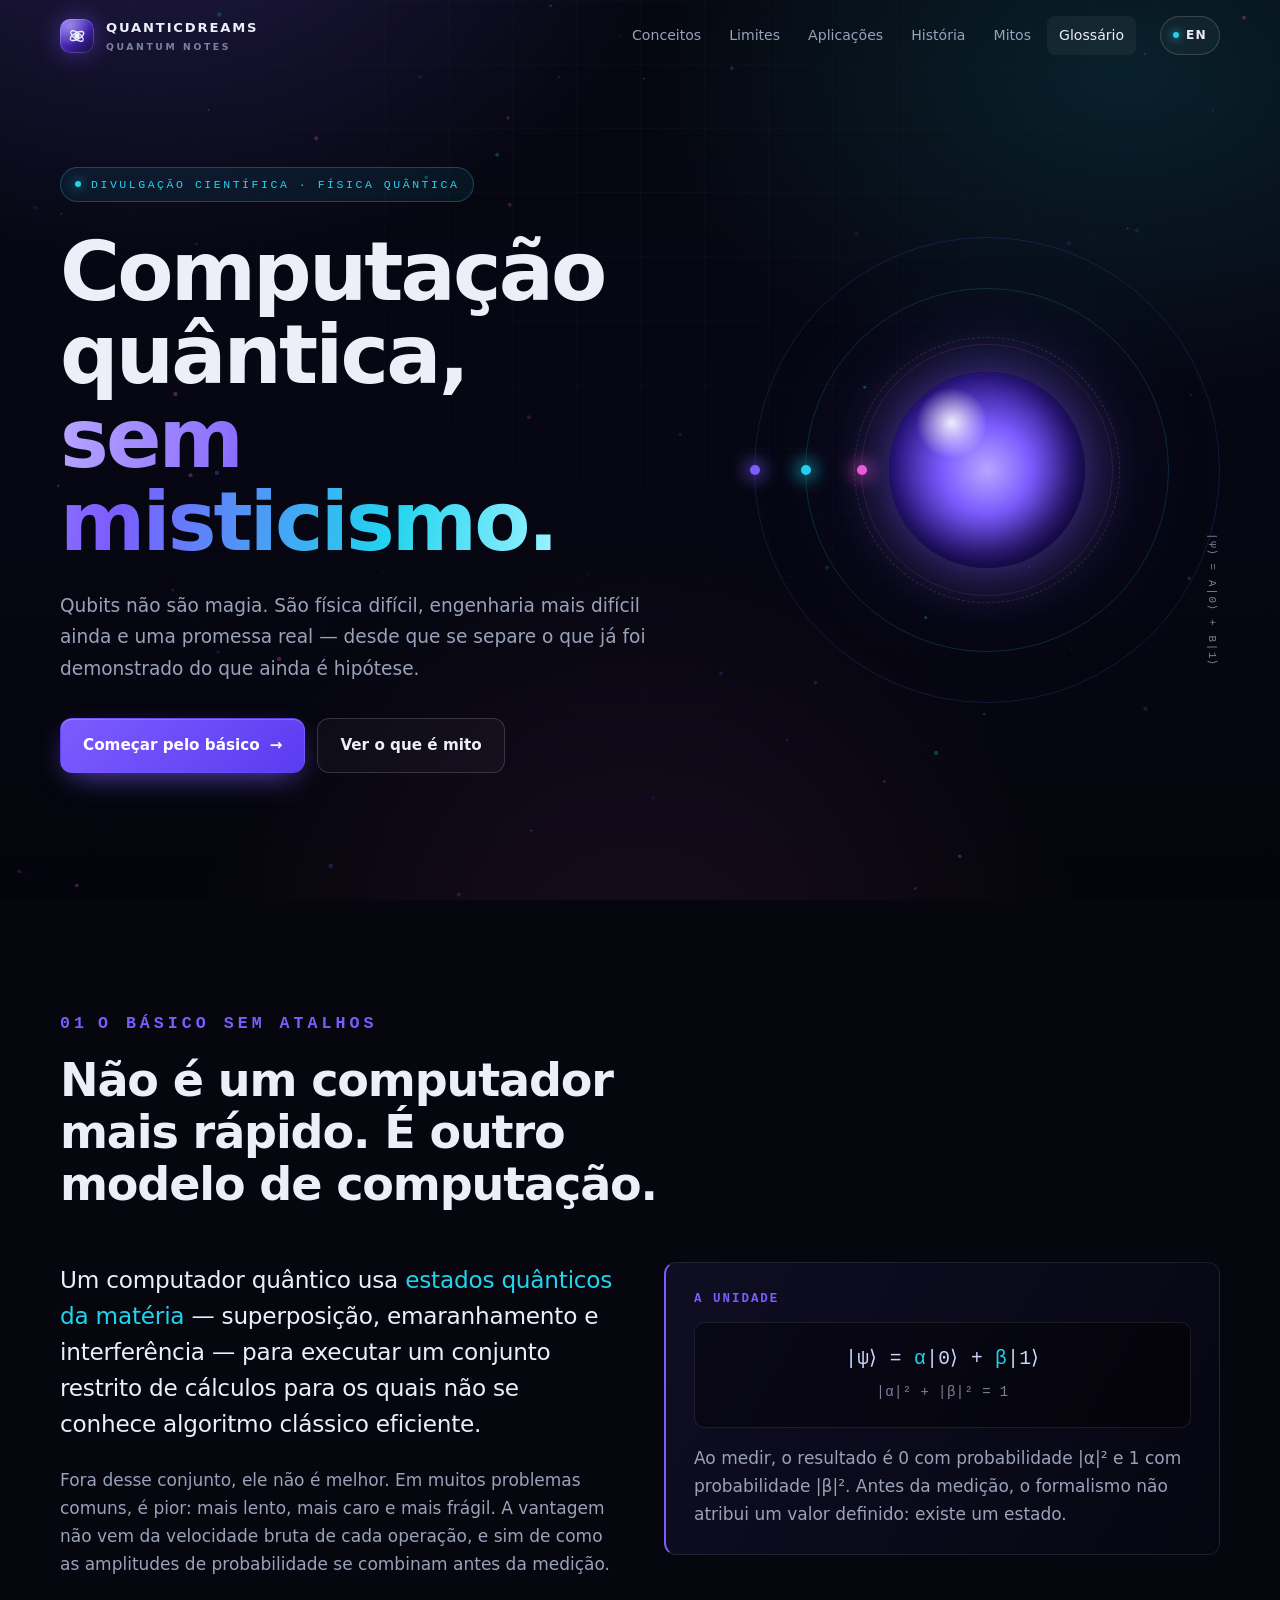
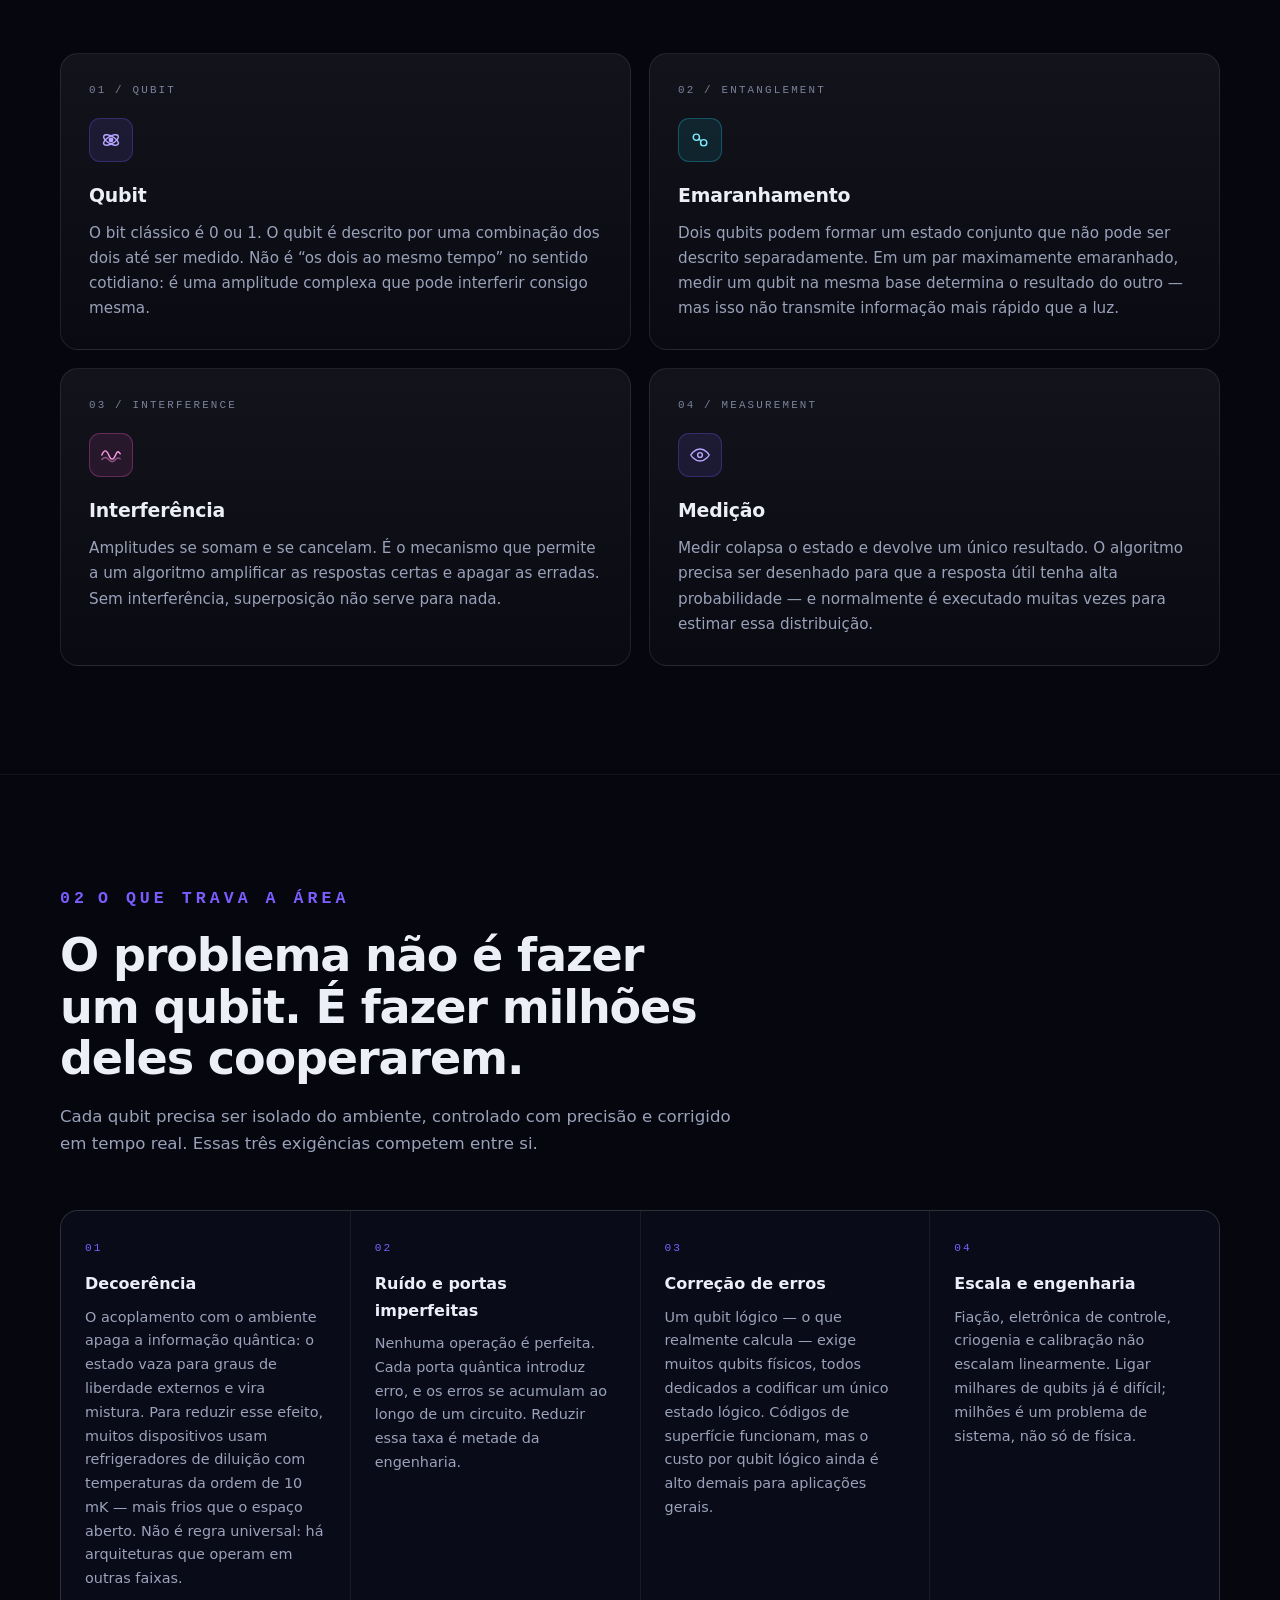
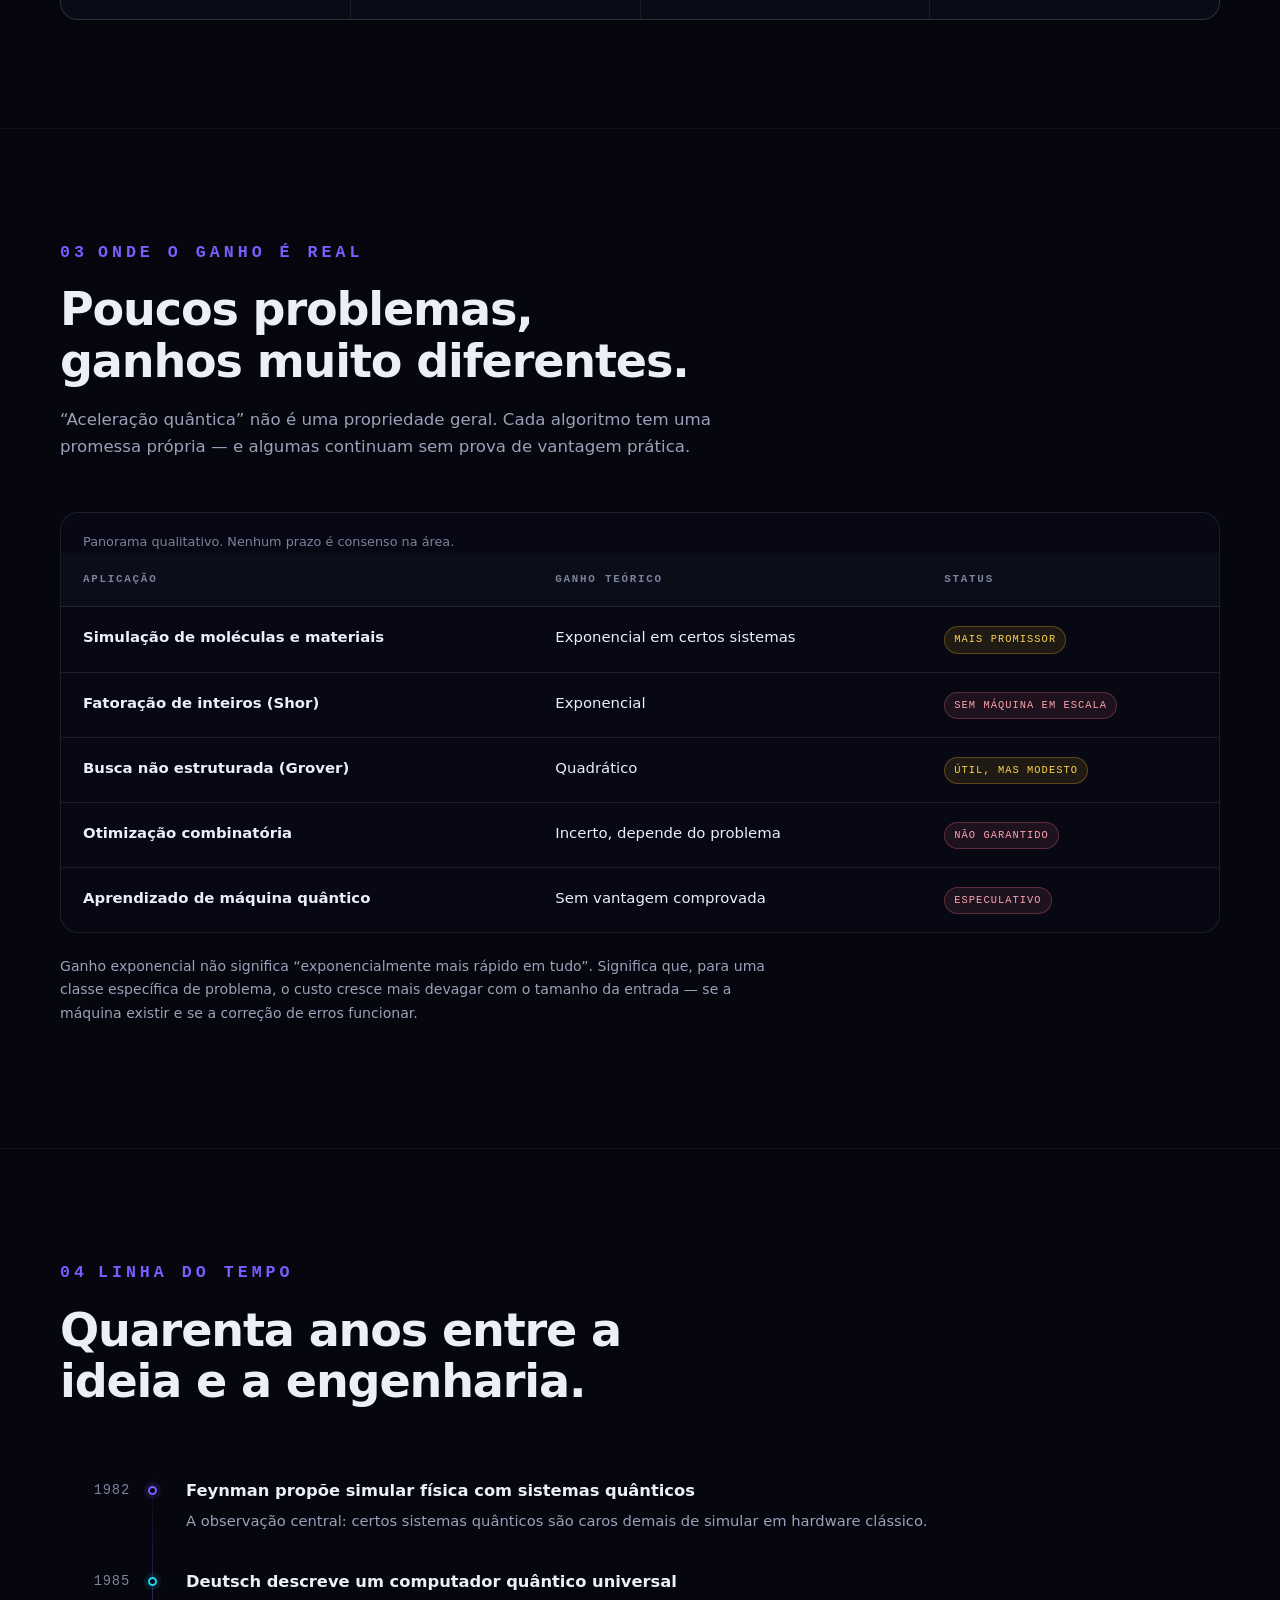
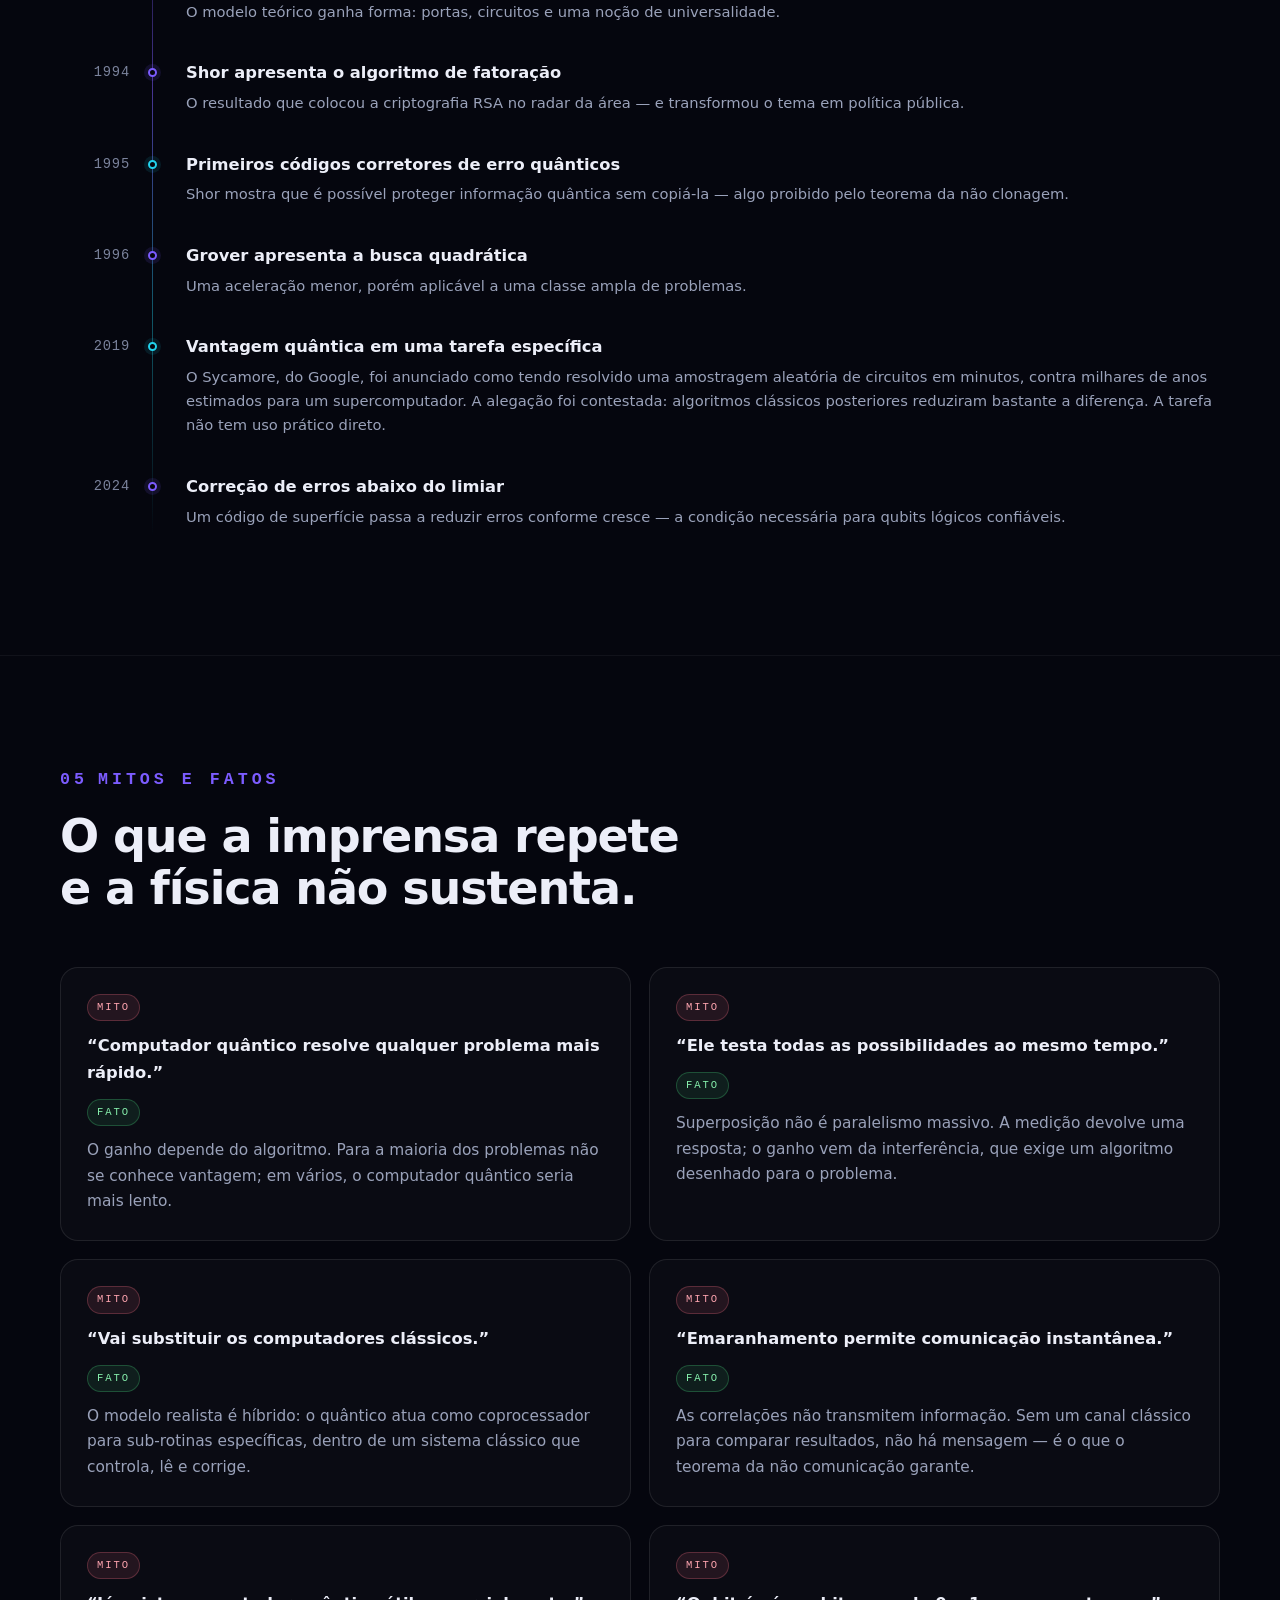
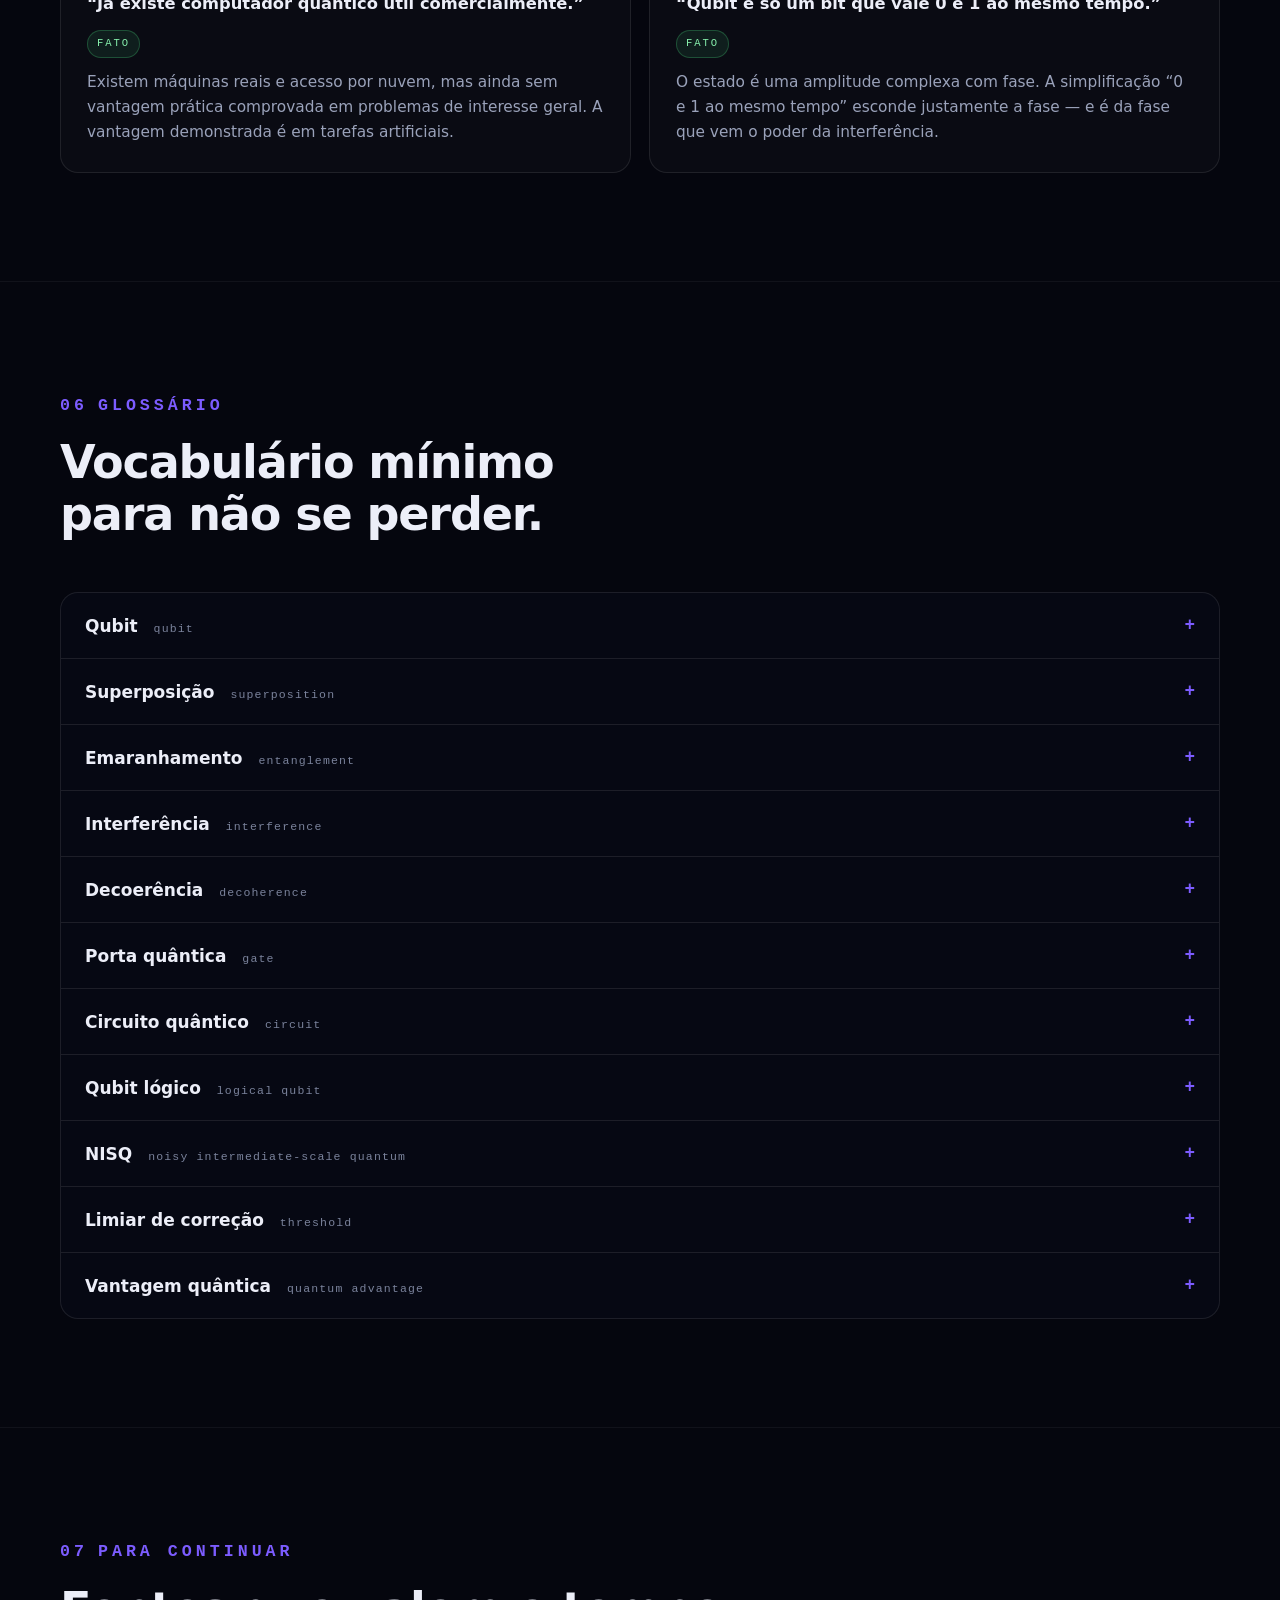
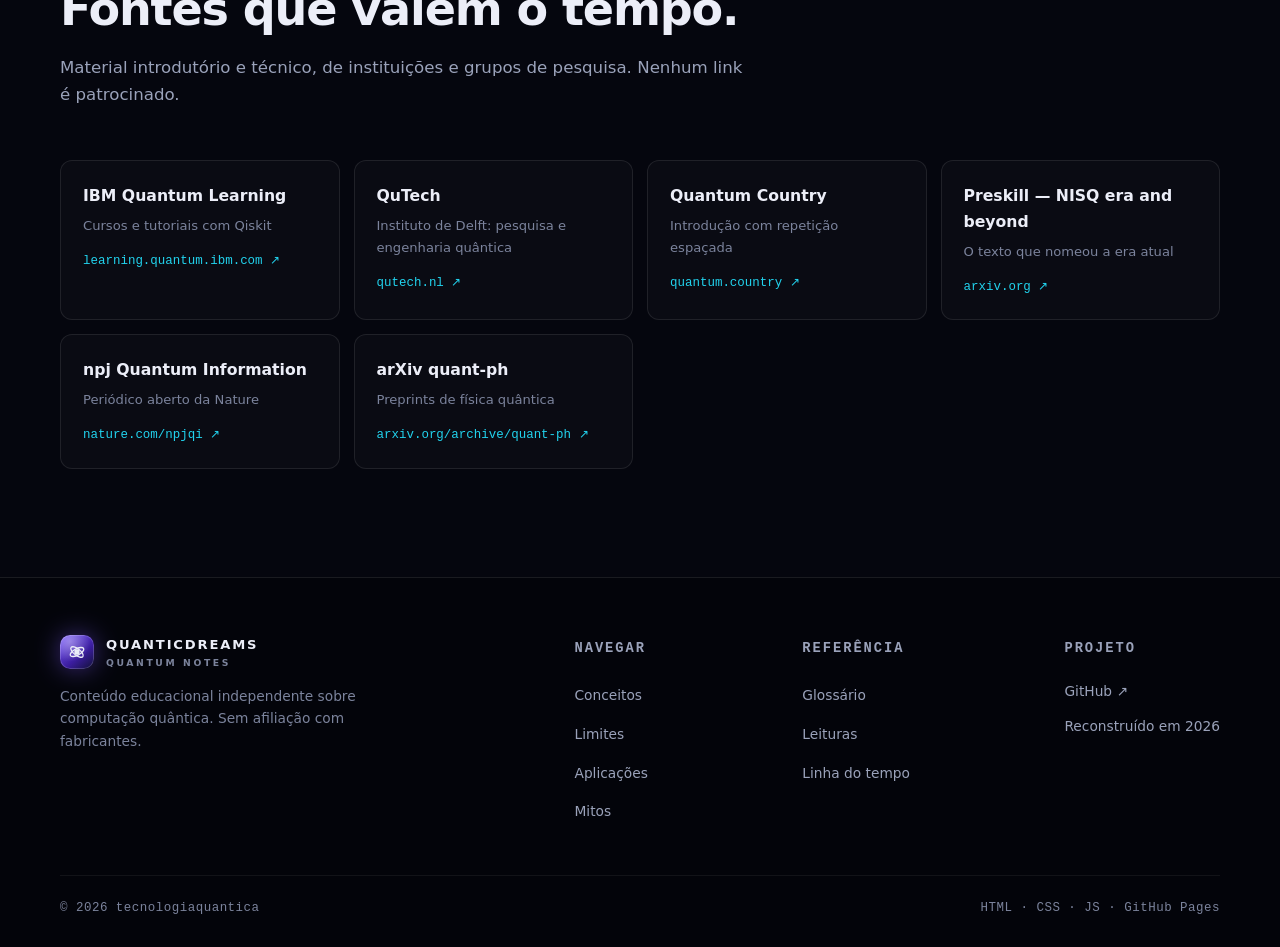
<file: index.html>
<!DOCTYPE html>
<html lang="pt-BR" data-lang="pt" data-title-pt="Computação quântica, sem misticismo — quanticdreams" data-title-en="Quantum computing, without the mysticism — quanticdreams">
<head>
  <meta charset="utf-8">
  <meta name="viewport" content="width=device-width, initial-scale=1">
  <script>document.documentElement.classList.add("js");</script>
  <title>Computação quântica, sem misticismo — quanticdreams</title>
  <meta name="description" content="Guia de divulgação científica sobre computação quântica: qubits, superposição, emaranhamento, limites reais e o que ainda é promessa.">
  <meta name="theme-color" content="#05060e">
  <meta name="color-scheme" content="dark">
  <link rel="canonical" href="https://tecnologiaquantica.github.io/QuanticDreams/">
  <meta property="og:type" content="website">
  <meta property="og:url" content="https://tecnologiaquantica.github.io/QuanticDreams/">
  <meta property="og:title" content="Computação quântica, sem misticismo">
  <meta property="og:description" content="O que é real, o que é promessa e por que qubits não são magia.">
  <meta property="og:image" content="https://tecnologiaquantica.github.io/QuanticDreams/assets/img/og.png">
  <meta property="og:image:width" content="1200">
  <meta property="og:image:height" content="630">
  <meta property="og:image:alt" content="quanticdreams — computação quântica, sem misticismo">
  <meta name="twitter:card" content="summary_large_image">
  <meta name="twitter:title" content="Computação quântica, sem misticismo">
  <meta name="twitter:description" content="O que é real, o que é promessa e por que qubits não são magia.">
  <meta name="twitter:image" content="https://tecnologiaquantica.github.io/QuanticDreams/assets/img/og.png">
  <meta property="og:locale" content="pt_BR">
  <meta property="og:locale:alternate" content="en_US">
  <link rel="icon" href="data:image/svg+xml,%3Csvg xmlns='http://www.w3.org/2000/svg' viewBox='0 0 64 64'%3E%3Cdefs%3E%3ClinearGradient id='g' x1='0' y1='0' x2='1' y2='1'%3E%3Cstop offset='0' stop-color='%237c5cff'/%3E%3Cstop offset='1' stop-color='%2322d3ee'/%3E%3C/linearGradient%3E%3C/defs%3E%3Crect width='64' height='64' rx='16' fill='%2305060e'/%3E%3Ccircle cx='32' cy='32' r='8' fill='url(%23g)'/%3E%3Cellipse cx='32' cy='32' rx='22' ry='9' fill='none' stroke='url(%23g)' stroke-width='2' transform='rotate(-28 32 32)'/%3E%3Cellipse cx='32' cy='32' rx='22' ry='9' fill='none' stroke='%23ffffff' stroke-opacity='.35' stroke-width='1.2' transform='rotate(38 32 32)'/%3E%3C/svg%3E">
  <link rel="stylesheet" href="assets/css/style.css">
  <script src="assets/js/main.js" defer></script>
</head>
<body>

  <a class="skip-link" href="#conteudo">
    <span class="lang-pt">Ir para o conteúdo</span>
    <span class="lang-en">Skip to content</span>
  </a>

  <canvas id="field" aria-hidden="true"></canvas>

  <header class="site-header" id="topo">
    <div class="header-inner">
      <a class="brand" href="#inicio">
        <span class="brand-mark" aria-hidden="true">
          <svg viewBox="0 0 24 24" fill="none" stroke="currentColor" stroke-width="1.6" stroke-linecap="round">
            <circle cx="12" cy="12" r="3.2" fill="currentColor" stroke="none"/>
            <ellipse cx="12" cy="12" rx="9" ry="3.8" transform="rotate(-28 12 12)"/>
            <ellipse cx="12" cy="12" rx="9" ry="3.8" transform="rotate(38 12 12)"/>
          </svg>
        </span>
        <span>quanticdreams<small>quantum notes</small></span>
      </a>

      <nav class="site-nav" id="nav" aria-label="Navegação principal">
        <a href="#conceitos"><span class="lang-pt">Conceitos</span><span class="lang-en">Concepts</span></a>
        <a href="#limites"><span class="lang-pt">Limites</span><span class="lang-en">Limits</span></a>
        <a href="#aplicacoes"><span class="lang-pt">Aplicações</span><span class="lang-en">Applications</span></a>
        <a href="#historia"><span class="lang-pt">História</span><span class="lang-en">History</span></a>
        <a href="#mitos"><span class="lang-pt">Mitos</span><span class="lang-en">Myths</span></a>
        <a href="#glossario"><span class="lang-pt">Glossário</span><span class="lang-en">Glossary</span></a>
      </nav>

      <div class="header-actions">
        <button class="lang-toggle" id="lang-toggle" type="button" aria-label="Mudar idioma para inglês">
          <span class="dot" aria-hidden="true"></span>
          <span id="lang-label">EN</span>
        </button>
        <button class="menu-toggle" id="menu-toggle" type="button" aria-expanded="false" aria-controls="nav" aria-label="Abrir menu">
          <span aria-hidden="true"></span>
        </button>
      </div>
    </div>
  </header>

  <main id="conteudo">

    <!-- ================= HERO ================= -->
    <section class="hero" id="inicio">
      <div class="wrap hero-grid">
        <div class="hero-copy">
          <p class="eyebrow">
            <span class="lang-pt">Divulgação científica · física quântica</span>
            <span class="lang-en">Science communication · quantum physics</span>
          </p>

          <h1>
            <span class="lang-pt">Computação quântica,<br><span class="grad">sem misticismo.</span></span>
            <span class="lang-en">Quantum computing,<br><span class="grad">without the mysticism.</span></span>
          </h1>

          <p class="hero-lead">
            <span class="lang-pt">Qubits não são magia. São física difícil, engenharia mais difícil ainda e uma promessa real — desde que se separe o que já foi demonstrado do que ainda é hipótese.</span>
            <span class="lang-en">Qubits are not magic. They are hard physics, harder engineering, and a real promise — as long as you separate what has been demonstrated from what is still a hypothesis.</span>
          </p>

          <div class="hero-actions">
            <a class="btn btn-primary" href="#conceitos">
              <span class="lang-pt">Começar pelo básico</span>
              <span class="lang-en">Start with the basics</span>
              <span aria-hidden="true">→</span>
            </a>
            <a class="btn btn-ghost" href="#mitos">
              <span class="lang-pt">Ver o que é mito</span>
              <span class="lang-en">See what is a myth</span>
            </a>
          </div>
        </div>

        <div class="hero-visual" aria-hidden="true">
          <div class="orbit"></div>
          <div class="orbit"></div>
          <div class="orbit"></div>
          <div class="core"></div>
          <span class="hero-note">|ψ⟩ = α|0⟩ + β|1⟩</span>
        </div>
      </div>
    </section>

    <!-- ================= CONCEITOS ================= -->
    <section class="section" id="conceitos">
      <div class="wrap">
        <div class="section-head reveal">
          <p class="kicker"><span>01</span> <span class="lang-pt">O básico sem atalhos</span><span class="lang-en">The basics, no shortcuts</span></p>
          <h2>
            <span class="lang-pt">Não é um computador mais rápido. É outro modelo de computação.</span>
            <span class="lang-en">It is not a faster computer. It is another model of computation.</span>
          </h2>
        </div>

        <div class="split">
          <div class="reveal">
            <p class="definition">
              <span class="lang-pt">Um computador quântico usa <em>estados quânticos da matéria</em> — superposição, emaranhamento e interferência — para executar um conjunto restrito de cálculos para os quais não se conhece algoritmo clássico eficiente.</span>
              <span class="lang-en">A quantum computer uses <em>quantum states of matter</em> — superposition, entanglement and interference — to run a narrow set of calculations for which no efficient classical algorithm is known.</span>
            </p>
            <p style="margin-top:24px;">
              <span class="lang-pt">Fora desse conjunto, ele não é melhor. Em muitos problemas comuns, é pior: mais lento, mais caro e mais frágil. A vantagem não vem da velocidade bruta de cada operação, e sim de como as amplitudes de probabilidade se combinam antes da medição.</span>
              <span class="lang-en">Outside that set, it is not better. On many ordinary problems it is worse: slower, costlier and more fragile. The advantage comes not from the raw speed of each operation, but from how probability amplitudes combine before measurement.</span>
            </p>
          </div>

          <div class="reveal">
            <div class="callout">
              <h3><span class="lang-pt">A unidade</span><span class="lang-en">The unit</span></h3>
              <div class="formula" role="math" aria-label="psi equals alpha zero plus beta one">
                |ψ⟩ = <span class="amp">α</span>|0⟩ + <span class="amp">β</span>|1⟩
                <br>
                <span style="font-size:.72em;color:var(--dim);">|α|² + |β|² = 1</span>
              </div>
              <p style="margin-top:16px;">
                <span class="lang-pt">Ao medir, o resultado é 0 com probabilidade |α|² e 1 com probabilidade |β|². Antes da medição, o formalismo não atribui um valor definido: existe um estado.</span>
                <span class="lang-en">On measurement, the result is 0 with probability |α|² and 1 with probability |β|². Before measurement, the formalism assigns no definite value: there is a state.</span>
              </p>
            </div>
          </div>
        </div>

        <div class="cards" style="margin-top:56px;">

          <article class="card card-half reveal">
            <span class="card-index">01 / QUBIT</span>
            <div class="card-icon" aria-hidden="true">
              <svg viewBox="0 0 24 24" fill="none" stroke="currentColor" stroke-width="1.6">
                <circle cx="12" cy="12" r="2.6" fill="currentColor" stroke="none"/>
                <ellipse cx="12" cy="12" rx="9" ry="4" transform="rotate(-30 12 12)"/>
                <ellipse cx="12" cy="12" rx="9" ry="4" transform="rotate(30 12 12)"/>
              </svg>
            </div>
            <h3><span class="lang-pt">Qubit</span><span class="lang-en">Qubit</span></h3>
            <p>
              <span class="lang-pt">O bit clássico é 0 ou 1. O qubit é descrito por uma combinação dos dois até ser medido. Não é “os dois ao mesmo tempo” no sentido cotidiano: é uma amplitude complexa que pode interferir consigo mesma.</span>
              <span class="lang-en">A classical bit is 0 or 1. A qubit is described by a combination of both until it is measured. It is not “both at once” in the everyday sense: it is a complex amplitude that can interfere with itself.</span>
            </p>
          </article>

          <article class="card card-half reveal">
            <span class="card-index">02 / ENTANGLEMENT</span>
            <div class="card-icon cyan" aria-hidden="true">
              <svg viewBox="0 0 24 24" fill="none" stroke="currentColor" stroke-width="1.6">
                <circle cx="8" cy="9" r="3.4"/>
                <circle cx="16" cy="15" r="3.4"/>
                <path d="M10.6 11.4 13.4 12.6"/>
              </svg>
            </div>
            <h3><span class="lang-pt">Emaranhamento</span><span class="lang-en">Entanglement</span></h3>
            <p>
              <span class="lang-pt">Dois qubits podem formar um estado conjunto que não pode ser descrito separadamente. Em um par maximamente emaranhado, medir um qubit na mesma base determina o resultado do outro — mas isso não transmite informação mais rápido que a luz.</span>
              <span class="lang-en">Two qubits can form a joint state that cannot be described separately. In a maximally entangled pair, measuring one qubit in the same basis determines the other's result — but that does not transmit information faster than light.</span>
            </p>
          </article>

          <article class="card card-half reveal">
            <span class="card-index">03 / INTERFERENCE</span>
            <div class="card-icon pink" aria-hidden="true">
              <svg viewBox="0 0 24 24" fill="none" stroke="currentColor" stroke-width="1.6" stroke-linecap="round">
                <path d="M2 12c2.5-6 5-6 7.5 0s5 6 7.5 0 3.5-3 5-1.5"/>
                <path d="M2 17c2.5-3 5-3 7.5 0s5 3 7.5 0 3.5-1.5 5-.8" opacity=".45"/>
              </svg>
            </div>
            <h3><span class="lang-pt">Interferência</span><span class="lang-en">Interference</span></h3>
            <p>
              <span class="lang-pt">Amplitudes se somam e se cancelam. É o mecanismo que permite a um algoritmo amplificar as respostas certas e apagar as erradas. Sem interferência, superposição não serve para nada.</span>
              <span class="lang-en">Amplitudes add and cancel. This is the mechanism that lets an algorithm amplify right answers and erase wrong ones. Without interference, superposition is useless.</span>
            </p>
          </article>

          <article class="card card-half reveal">
            <span class="card-index">04 / MEASUREMENT</span>
            <div class="card-icon" aria-hidden="true">
              <svg viewBox="0 0 24 24" fill="none" stroke="currentColor" stroke-width="1.6" stroke-linecap="round">
                <path d="M2 12s3.6-6.5 10-6.5S22 12 22 12s-3.6 6.5-10 6.5S2 12 2 12Z"/>
                <circle cx="12" cy="12" r="2.6"/>
              </svg>
            </div>
            <h3><span class="lang-pt">Medição</span><span class="lang-en">Measurement</span></h3>
            <p>
              <span class="lang-pt">Medir colapsa o estado e devolve um único resultado. O algoritmo precisa ser desenhado para que a resposta útil tenha alta probabilidade — e normalmente é executado muitas vezes para estimar essa distribuição.</span>
              <span class="lang-en">Measuring collapses the state and returns a single result. The algorithm must be designed so the useful answer has high probability — and it is usually run many times to estimate that distribution.</span>
            </p>
          </article>

        </div>
      </div>
    </section>

    <!-- ================= LIMITES ================= -->
    <section class="section" id="limites">
      <div class="wrap">
        <div class="section-head reveal">
          <p class="kicker"><span>02</span> <span class="lang-pt">O que trava a área</span><span class="lang-en">What holds the field back</span></p>
          <h2>
            <span class="lang-pt">O problema não é fazer um qubit. É fazer milhões deles cooperarem.</span>
            <span class="lang-en">The problem is not making one qubit. It is making millions of them cooperate.</span>
          </h2>
          <p>
            <span class="lang-pt">Cada qubit precisa ser isolado do ambiente, controlado com precisão e corrigido em tempo real. Essas três exigências competem entre si.</span>
            <span class="lang-en">Each qubit must be isolated from the environment, controlled precisely and corrected in real time. These three requirements compete with one another.</span>
          </p>
        </div>

        <div class="difficulties reveal">
          <div class="difficulty">
            <span class="num">01</span>
            <h3><span class="lang-pt">Decoerência</span><span class="lang-en">Decoherence</span></h3>
            <p>
              <span class="lang-pt">O acoplamento com o ambiente apaga a informação quântica: o estado vaza para graus de liberdade externos e vira mistura. Para reduzir esse efeito, muitos dispositivos usam refrigeradores de diluição com temperaturas da ordem de 10 mK — mais frios que o espaço aberto. Não é regra universal: há arquiteturas que operam em outras faixas.</span>
              <span class="lang-en">Coupling to the environment erases quantum information: the state leaks into external degrees of freedom and becomes a mixture. To reduce that effect, many devices use dilution refrigerators at temperatures on the order of 10 mK — colder than open space. This is not universal: some architectures operate in other ranges.</span>
            </p>
          </div>
          <div class="difficulty">
            <span class="num">02</span>
            <h3><span class="lang-pt">Ruído e portas imperfeitas</span><span class="lang-en">Noise and imperfect gates</span></h3>
            <p>
              <span class="lang-pt">Nenhuma operação é perfeita. Cada porta quântica introduz erro, e os erros se acumulam ao longo de um circuito. Reduzir essa taxa é metade da engenharia.</span>
              <span class="lang-en">No operation is perfect. Every quantum gate introduces error, and errors accumulate along a circuit. Lowering that rate is half of the engineering.</span>
            </p>
          </div>
          <div class="difficulty">
            <span class="num">03</span>
            <h3><span class="lang-pt">Correção de erros</span><span class="lang-en">Error correction</span></h3>
            <p>
              <span class="lang-pt">Um qubit lógico — o que realmente calcula — exige muitos qubits físicos, todos dedicados a codificar um único estado lógico. Códigos de superfície funcionam, mas o custo por qubit lógico ainda é alto demais para aplicações gerais.</span>
              <span class="lang-en">One logical qubit — the one that actually computes — requires many physical qubits, all dedicated to encoding a single logical state. Surface codes work, but the cost per logical qubit is still too high for general applications.</span>
            </p>
          </div>
          <div class="difficulty">
            <span class="num">04</span>
            <h3><span class="lang-pt">Escala e engenharia</span><span class="lang-en">Scale and engineering</span></h3>
            <p>
              <span class="lang-pt">Fiação, eletrônica de controle, criogenia e calibração não escalam linearmente. Ligar milhares de qubits já é difícil; milhões é um problema de sistema, não só de física.</span>
              <span class="lang-en">Wiring, control electronics, cryogenics and calibration do not scale linearly. Wiring thousands of qubits is already hard; millions is a systems problem, not only a physics one.</span>
            </p>
          </div>
        </div>
      </div>
    </section>

    <!-- ================= APLICAÇÕES ================= -->
    <section class="section" id="aplicacoes">
      <div class="wrap">
        <div class="section-head reveal">
          <p class="kicker"><span>03</span> <span class="lang-pt">Onde o ganho é real</span><span class="lang-en">Where the gain is real</span></p>
          <h2>
            <span class="lang-pt">Poucos problemas, ganhos muito diferentes.</span>
            <span class="lang-en">Few problems, very different gains.</span>
          </h2>
          <p>
            <span class="lang-pt">“Aceleração quântica” não é uma propriedade geral. Cada algoritmo tem uma promessa própria — e algumas continuam sem prova de vantagem prática.</span>
            <span class="lang-en">“Quantum speedup” is not a general property. Each algorithm carries its own promise — and some still lack proof of practical advantage.</span>
          </p>
        </div>

        <div class="table-wrap reveal">
          <table>
            <caption>
              <span class="lang-pt">Panorama qualitativo. Nenhum prazo é consenso na área.</span>
              <span class="lang-en">Qualitative overview. No timeline is a consensus in the field.</span>
            </caption>
            <thead>
              <tr>
                <th scope="col"><span class="lang-pt">Aplicação</span><span class="lang-en">Application</span></th>
                <th scope="col"><span class="lang-pt">Ganho teórico</span><span class="lang-en">Theoretical gain</span></th>
                <th scope="col"><span class="lang-pt">Status</span><span class="lang-en">Status</span></th>
              </tr>
            </thead>
            <tbody>
              <tr>
                <td><span class="lang-pt">Simulação de moléculas e materiais</span><span class="lang-en">Molecular and materials simulation</span></td>
                <td><span class="lang-pt">Exponencial em certos sistemas</span><span class="lang-en">Exponential on certain systems</span></td>
                <td><span class="tag warn"><span class="lang-pt">Mais promissor</span><span class="lang-en">Most promising</span></span></td>
              </tr>
              <tr>
                <td><span class="lang-pt">Fatoração de inteiros (Shor)</span><span class="lang-en">Integer factoring (Shor)</span></td>
                <td><span class="lang-pt">Exponencial</span><span class="lang-en">Exponential</span></td>
                <td><span class="tag no"><span class="lang-pt">Sem máquina em escala</span><span class="lang-en">No machine at scale</span></span></td>
              </tr>
              <tr>
                <td><span class="lang-pt">Busca não estruturada (Grover)</span><span class="lang-en">Unstructured search (Grover)</span></td>
                <td><span class="lang-pt">Quadrático</span><span class="lang-en">Quadratic</span></td>
                <td><span class="tag warn"><span class="lang-pt">Útil, mas modesto</span><span class="lang-en">Useful, but modest</span></span></td>
              </tr>
              <tr>
                <td><span class="lang-pt">Otimização combinatória</span><span class="lang-en">Combinatorial optimization</span></td>
                <td><span class="lang-pt">Incerto, depende do problema</span><span class="lang-en">Uncertain, problem-dependent</span></td>
                <td><span class="tag no"><span class="lang-pt">Não garantido</span><span class="lang-en">Not guaranteed</span></span></td>
              </tr>
              <tr>
                <td><span class="lang-pt">Aprendizado de máquina quântico</span><span class="lang-en">Quantum machine learning</span></td>
                <td><span class="lang-pt">Sem vantagem comprovada</span><span class="lang-en">No proven advantage</span></td>
                <td><span class="tag no"><span class="lang-pt">Especulativo</span><span class="lang-en">Speculative</span></span></td>
              </tr>
            </tbody>
          </table>
        </div>

        <p class="reveal" style="margin-top:22px;font-size:.88rem;max-width:80ch;">
          <span class="lang-pt">Ganho exponencial não significa “exponencialmente mais rápido em tudo”. Significa que, para uma classe específica de problema, o custo cresce mais devagar com o tamanho da entrada — se a máquina existir e se a correção de erros funcionar.</span>
          <span class="lang-en">Exponential gain does not mean “exponentially faster at everything”. It means that, for a specific class of problem, cost grows more slowly with input size — if the machine exists and if error correction works.</span>
        </p>
      </div>
    </section>

    <!-- ================= HISTÓRIA ================= -->
    <section class="section" id="historia">
      <div class="wrap">
        <div class="section-head reveal">
          <p class="kicker"><span>04</span> <span class="lang-pt">Linha do tempo</span><span class="lang-en">Timeline</span></p>
          <h2>
            <span class="lang-pt">Quarenta anos entre a ideia e a engenharia.</span>
            <span class="lang-en">Forty years between the idea and the engineering.</span>
          </h2>
        </div>

        <div class="timeline reveal">
          <div class="tl-item">
            <div class="tl-year">1982</div>
            <div class="tl-body">
              <h3><span class="lang-pt">Feynman propõe simular física com sistemas quânticos</span><span class="lang-en">Feynman proposes simulating physics with quantum systems</span></h3>
              <p><span class="lang-pt">A observação central: certos sistemas quânticos são caros demais de simular em hardware clássico.</span><span class="lang-en">The central observation: certain quantum systems are too expensive to simulate on classical hardware.</span></p>
            </div>
          </div>
          <div class="tl-item">
            <div class="tl-year">1985</div>
            <div class="tl-body">
              <h3><span class="lang-pt">Deutsch descreve um computador quântico universal</span><span class="lang-en">Deutsch describes a universal quantum computer</span></h3>
              <p><span class="lang-pt">O modelo teórico ganha forma: portas, circuitos e uma noção de universalidade.</span><span class="lang-en">The theoretical model takes shape: gates, circuits and a notion of universality.</span></p>
            </div>
          </div>
          <div class="tl-item">
            <div class="tl-year">1994</div>
            <div class="tl-body">
              <h3><span class="lang-pt">Shor apresenta o algoritmo de fatoração</span><span class="lang-en">Shor presents the factoring algorithm</span></h3>
              <p><span class="lang-pt">O resultado que colocou a criptografia RSA no radar da área — e transformou o tema em política pública.</span><span class="lang-en">The result that put RSA encryption on the field's radar — and turned the topic into public policy.</span></p>
            </div>
          </div>
          <div class="tl-item">
            <div class="tl-year">1995</div>
            <div class="tl-body">
              <h3><span class="lang-pt">Primeiros códigos corretores de erro quânticos</span><span class="lang-en">First quantum error-correcting codes</span></h3>
              <p><span class="lang-pt">Shor mostra que é possível proteger informação quântica sem copiá-la — algo proibido pelo teorema da não clonagem.</span><span class="lang-en">Shor shows that quantum information can be protected without copying it — something forbidden by the no-cloning theorem.</span></p>
            </div>
          </div>
          <div class="tl-item">
            <div class="tl-year">1996</div>
            <div class="tl-body">
              <h3><span class="lang-pt">Grover apresenta a busca quadrática</span><span class="lang-en">Grover presents quadratic search</span></h3>
              <p><span class="lang-pt">Uma aceleração menor, porém aplicável a uma classe ampla de problemas.</span><span class="lang-en">A smaller speedup, but applicable to a broad class of problems.</span></p>
            </div>
          </div>
          <div class="tl-item">
            <div class="tl-year">2019</div>
            <div class="tl-body">
              <h3><span class="lang-pt">Vantagem quântica em uma tarefa específica</span><span class="lang-en">Quantum advantage on a specific task</span></h3>
              <p><span class="lang-pt">O Sycamore, do Google, foi anunciado como tendo resolvido uma amostragem aleatória de circuitos em minutos, contra milhares de anos estimados para um supercomputador. A alegação foi contestada: algoritmos clássicos posteriores reduziram bastante a diferença. A tarefa não tem uso prático direto.</span><span class="lang-en">Google's Sycamore was announced as solving random circuit sampling in minutes, versus an estimated thousands of years on a supercomputer. The claim was contested: later classical algorithms narrowed the gap substantially. The task has no direct practical use.</span></p>
            </div>
          </div>
          <div class="tl-item">
            <div class="tl-year">2024</div>
            <div class="tl-body">
              <h3><span class="lang-pt">Correção de erros abaixo do limiar</span><span class="lang-en">Error correction below threshold</span></h3>
              <p><span class="lang-pt">Um código de superfície passa a reduzir erros conforme cresce — a condição necessária para qubits lógicos confiáveis.</span><span class="lang-en">A surface code starts reducing errors as it grows — the necessary condition for reliable logical qubits.</span></p>
            </div>
          </div>
        </div>
      </div>
    </section>

    <!-- ================= MITOS ================= -->
    <section class="section" id="mitos">
      <div class="wrap">
        <div class="section-head reveal">
          <p class="kicker"><span>05</span> <span class="lang-pt">Mitos e fatos</span><span class="lang-en">Myths and facts</span></p>
          <h2>
            <span class="lang-pt">O que a imprensa repete e a física não sustenta.</span>
            <span class="lang-en">What the press repeats and physics does not support.</span>
          </h2>
        </div>

        <div class="cards">
          <div class="card card-half myth reveal">
            <span class="myth-label mito"><span class="lang-pt">Mito</span><span class="lang-en">Myth</span></span>
            <p class="claim"><span class="lang-pt">“Computador quântico resolve qualquer problema mais rápido.”</span><span class="lang-en">“A quantum computer solves any problem faster.”</span></p>
            <span class="myth-label fato"><span class="lang-pt">Fato</span><span class="lang-en">Fact</span></span>
            <p><span class="lang-pt">O ganho depende do algoritmo. Para a maioria dos problemas não se conhece vantagem; em vários, o computador quântico seria mais lento.</span><span class="lang-en">The gain depends on the algorithm. For most problems no advantage is known; on several, a quantum computer would be slower.</span></p>
          </div>

          <div class="card card-half myth reveal">
            <span class="myth-label mito"><span class="lang-pt">Mito</span><span class="lang-en">Myth</span></span>
            <p class="claim"><span class="lang-pt">“Ele testa todas as possibilidades ao mesmo tempo.”</span><span class="lang-en">“It tries all possibilities at once.”</span></p>
            <span class="myth-label fato"><span class="lang-pt">Fato</span><span class="lang-en">Fact</span></span>
            <p><span class="lang-pt">Superposição não é paralelismo massivo. A medição devolve uma resposta; o ganho vem da interferência, que exige um algoritmo desenhado para o problema.</span><span class="lang-en">Superposition is not massive parallelism. Measurement returns one answer; the gain comes from interference, which requires an algorithm designed for the problem.</span></p>
          </div>

          <div class="card card-half myth reveal">
            <span class="myth-label mito"><span class="lang-pt">Mito</span><span class="lang-en">Myth</span></span>
            <p class="claim"><span class="lang-pt">“Vai substituir os computadores clássicos.”</span><span class="lang-en">“It will replace classical computers.”</span></p>
            <span class="myth-label fato"><span class="lang-pt">Fato</span><span class="lang-en">Fact</span></span>
            <p><span class="lang-pt">O modelo realista é híbrido: o quântico atua como coprocessador para sub-rotinas específicas, dentro de um sistema clássico que controla, lê e corrige.</span><span class="lang-en">The realistic model is hybrid: the quantum device acts as a coprocessor for specific subroutines, inside a classical system that controls, reads and corrects.</span></p>
          </div>

          <div class="card card-half myth reveal">
            <span class="myth-label mito"><span class="lang-pt">Mito</span><span class="lang-en">Myth</span></span>
            <p class="claim"><span class="lang-pt">“Emaranhamento permite comunicação instantânea.”</span><span class="lang-en">“Entanglement allows instant communication.”</span></p>
            <span class="myth-label fato"><span class="lang-pt">Fato</span><span class="lang-en">Fact</span></span>
            <p><span class="lang-pt">As correlações não transmitem informação. Sem um canal clássico para comparar resultados, não há mensagem — é o que o teorema da não comunicação garante.</span><span class="lang-en">Correlations do not transmit information. Without a classical channel to compare results, there is no message — as the no-communication theorem guarantees.</span></p>
          </div>

          <div class="card card-half myth reveal">
            <span class="myth-label mito"><span class="lang-pt">Mito</span><span class="lang-en">Myth</span></span>
            <p class="claim"><span class="lang-pt">“Já existe computador quântico útil comercialmente.”</span><span class="lang-en">“A commercially useful quantum computer already exists.”</span></p>
            <span class="myth-label fato"><span class="lang-pt">Fato</span><span class="lang-en">Fact</span></span>
            <p><span class="lang-pt">Existem máquinas reais e acesso por nuvem, mas ainda sem vantagem prática comprovada em problemas de interesse geral. A vantagem demonstrada é em tarefas artificiais.</span><span class="lang-en">Real machines and cloud access exist, but still without proven practical advantage on problems of general interest. Demonstrated advantage is on artificial tasks.</span></p>
          </div>

          <div class="card card-half myth reveal">
            <span class="myth-label mito"><span class="lang-pt">Mito</span><span class="lang-en">Myth</span></span>
            <p class="claim"><span class="lang-pt">“Qubit é só um bit que vale 0 e 1 ao mesmo tempo.”</span><span class="lang-en">“A qubit is just a bit that is 0 and 1 at the same time.”</span></p>
            <span class="myth-label fato"><span class="lang-pt">Fato</span><span class="lang-en">Fact</span></span>
            <p><span class="lang-pt">O estado é uma amplitude complexa com fase. A simplificação “0 e 1 ao mesmo tempo” esconde justamente a fase — e é da fase que vem o poder da interferência.</span><span class="lang-en">The state is a complex amplitude with a phase. The “0 and 1 at once” simplification hides the phase — and the power of interference comes from phase.</span></p>
          </div>
        </div>
      </div>
    </section>

    <!-- ================= GLOSSÁRIO ================= -->
    <section class="section" id="glossario">
      <div class="wrap">
        <div class="section-head reveal">
          <p class="kicker"><span>06</span> <span class="lang-pt">Glossário</span><span class="lang-en">Glossary</span></p>
          <h2>
            <span class="lang-pt">Vocabulário mínimo para não se perder.</span>
            <span class="lang-en">Minimum vocabulary so you don't get lost.</span>
          </h2>
        </div>

        <div class="glossary reveal">
          <details>
            <summary><span><span class="lang-pt">Qubit</span><span class="lang-en">Qubit</span> <span class="g-term">qubit</span></span></summary>
            <div class="g-body"><p><span class="lang-pt">Unidade básica de informação quântica. Diferente do bit, não armazena um valor definido antes da medição: armazena um estado.</span><span class="lang-en">Basic unit of quantum information. Unlike a bit, it does not store a definite value before measurement: it stores a state.</span></p></div>
          </details>
          <details>
            <summary><span><span class="lang-pt">Superposição</span><span class="lang-en">Superposition</span> <span class="g-term">superposition</span></span></summary>
            <div class="g-body"><p><span class="lang-pt">Combinação linear de estados com amplitudes complexas. Não é “estar em dois lugares”; é descrever probabilidades e fases que interferem.</span><span class="lang-en">Linear combination of states with complex amplitudes. It is not “being in two places”; it describes probabilities and phases that interfere.</span></p></div>
          </details>
          <details>
            <summary><span><span class="lang-pt">Emaranhamento</span><span class="lang-en">Entanglement</span> <span class="g-term">entanglement</span></span></summary>
            <div class="g-body"><p><span class="lang-pt">Correlação quântica entre sistemas que não pode ser explicada por estados individuais. Não permite sinalização mais rápida que a luz.</span><span class="lang-en">Quantum correlation between systems that cannot be explained by individual states. It does not allow faster-than-light signaling.</span></p></div>
          </details>
          <details>
            <summary><span><span class="lang-pt">Interferência</span><span class="lang-en">Interference</span> <span class="g-term">interference</span></span></summary>
            <div class="g-body"><p><span class="lang-pt">Soma e cancelamento de amplitudes. É o recurso computacional que transforma superposição em vantagem algorítmica.</span><span class="lang-en">Addition and cancellation of amplitudes. It is the computational resource that turns superposition into algorithmic advantage.</span></p></div>
          </details>
          <details>
            <summary><span><span class="lang-pt">Decoerência</span><span class="lang-en">Decoherence</span> <span class="g-term">decoherence</span></span></summary>
            <div class="g-body"><p><span class="lang-pt">Perda da informação quântica para o ambiente. É o principal inimigo prático de qualquer dispositivo.</span><span class="lang-en">Loss of quantum information to the environment. It is the main practical enemy of any device.</span></p></div>
          </details>
          <details>
            <summary><span><span class="lang-pt">Porta quântica</span><span class="lang-en">Quantum gate</span> <span class="g-term">gate</span></span></summary>
            <div class="g-body"><p><span class="lang-pt">Operação unitária sobre um ou mais qubits. O análogo quântico das portas lógicas clássicas, mas reversível.</span><span class="lang-en">Unitary operation on one or more qubits. The quantum analogue of classical logic gates, but reversible.</span></p></div>
          </details>
          <details>
            <summary><span><span class="lang-pt">Circuito quântico</span><span class="lang-en">Quantum circuit</span> <span class="g-term">circuit</span></span></summary>
            <div class="g-body"><p><span class="lang-pt">Sequência de portas e medições executada sobre um conjunto de qubits. É o modelo de programação mais comum.</span><span class="lang-en">Sequence of gates and measurements executed on a set of qubits. It is the most common programming model.</span></p></div>
          </details>
          <details>
            <summary><span><span class="lang-pt">Qubit lógico</span><span class="lang-en">Logical qubit</span> <span class="g-term">logical qubit</span></span></summary>
            <div class="g-body"><p><span class="lang-pt">Qubit protegido por correção de erros, construído a partir de muitos qubits físicos. É a unidade que importa para computação confiável.</span><span class="lang-en">Error-corrected qubit built from many physical qubits. It is the unit that matters for reliable computation.</span></p></div>
          </details>
          <details>
            <summary><span><span class="lang-pt">NISQ</span><span class="lang-en">NISQ</span> <span class="g-term">noisy intermediate-scale quantum</span></span></summary>
            <div class="g-body"><p><span class="lang-pt">Era atual: dispositivos com dezenas a alguns milhares de qubits físicos, ruidosos e sem correção de erros completa.</span><span class="lang-en">The current era: devices with tens to a few thousand physical qubits, noisy and without full error correction.</span></p></div>
          </details>
          <details>
            <summary><span><span class="lang-pt">Limiar de correção</span><span class="lang-en">Error threshold</span> <span class="g-term">threshold</span></span></summary>
            <div class="g-body"><p><span class="lang-pt">Taxa de erro abaixo da qual adicionar qubits físicos reduz o erro lógico. Acima dela, corrigir piora o problema.</span><span class="lang-en">Error rate below which adding physical qubits reduces logical error. Above it, correcting makes the problem worse.</span></p></div>
          </details>
          <details>
            <summary><span><span class="lang-pt">Vantagem quântica</span><span class="lang-en">Quantum advantage</span> <span class="g-term">quantum advantage</span></span></summary>
            <div class="g-body"><p><span class="lang-pt">Demonstração de que um dispositivo quântico resolve uma tarefa específica mais rápido que o melhor método clássico conhecido. Não implica utilidade prática.</span><span class="lang-en">Demonstration that a quantum device solves a specific task faster than the best known classical method. It does not imply practical usefulness.</span></p></div>
          </details>
        </div>
      </div>
    </section>

    <!-- ================= LEITURAS ================= -->
    <section class="section" id="leituras">
      <div class="wrap">
        <div class="section-head reveal">
          <p class="kicker"><span>07</span> <span class="lang-pt">Para continuar</span><span class="lang-en">Keep going</span></p>
          <h2>
            <span class="lang-pt">Fontes que valem o tempo.</span>
            <span class="lang-en">Sources worth your time.</span>
          </h2>
          <p>
            <span class="lang-pt">Material introdutório e técnico, de instituições e grupos de pesquisa. Nenhum link é patrocinado.</span>
            <span class="lang-en">Introductory and technical material from institutions and research groups. No link is sponsored.</span>
          </p>
        </div>

        <div class="readings reveal">
          <a class="reading" href="https://learning.quantum.ibm.com" target="_blank" rel="noopener noreferrer">
            <strong>IBM Quantum Learning</strong>
            <span><span class="lang-pt">Cursos e tutoriais com Qiskit</span><span class="lang-en">Courses and tutorials with Qiskit</span></span>
            <span class="arrow">learning.quantum.ibm.com ↗</span>
          </a>
          <a class="reading" href="https://qutech.nl" target="_blank" rel="noopener noreferrer">
            <strong>QuTech</strong>
            <span><span class="lang-pt">Instituto de Delft: pesquisa e engenharia quântica</span><span class="lang-en">Delft institute: quantum research and engineering</span></span>
            <span class="arrow">qutech.nl ↗</span>
          </a>
          <a class="reading" href="https://quantum.country" target="_blank" rel="noopener noreferrer">
            <strong>Quantum Country</strong>
            <span><span class="lang-pt">Introdução com repetição espaçada</span><span class="lang-en">Introduction with spaced repetition</span></span>
            <span class="arrow">quantum.country ↗</span>
          </a>
          <a class="reading" href="https://arxiv.org/abs/1801.00862" target="_blank" rel="noopener noreferrer">
            <strong>Preskill — NISQ era and beyond</strong>
            <span><span class="lang-pt">O texto que nomeou a era atual</span><span class="lang-en">The paper that named the current era</span></span>
            <span class="arrow">arxiv.org ↗</span>
          </a>
          <a class="reading" href="https://www.nature.com/npjqi" target="_blank" rel="noopener noreferrer">
            <strong>npj Quantum Information</strong>
            <span><span class="lang-pt">Periódico aberto da Nature</span><span class="lang-en">Open-access Nature journal</span></span>
            <span class="arrow">nature.com/npjqi ↗</span>
          </a>
          <a class="reading" href="https://arxiv.org/archive/quant-ph" target="_blank" rel="noopener noreferrer">
            <strong>arXiv quant-ph</strong>
            <span><span class="lang-pt">Preprints de física quântica</span><span class="lang-en">Quantum physics preprints</span></span>
            <span class="arrow">arxiv.org/archive/quant-ph ↗</span>
          </a>
        </div>
      </div>
    </section>

  </main>

  <footer class="site-footer">
    <div class="wrap">
      <div class="footer-grid">
        <div class="footer-brand">
          <a class="brand" href="#inicio">
            <span class="brand-mark" aria-hidden="true">
              <svg viewBox="0 0 24 24" fill="none" stroke="currentColor" stroke-width="1.6" stroke-linecap="round">
                <circle cx="12" cy="12" r="3.2" fill="currentColor" stroke="none"/>
                <ellipse cx="12" cy="12" rx="9" ry="3.8" transform="rotate(-28 12 12)"/>
                <ellipse cx="12" cy="12" rx="9" ry="3.8" transform="rotate(38 12 12)"/>
              </svg>
            </span>
            <span>quanticdreams<small>quantum notes</small></span>
          </a>
          <p>
            <span class="lang-pt">Conteúdo educacional independente sobre computação quântica. Sem afiliação com fabricantes.</span>
            <span class="lang-en">Independent educational content on quantum computing. Not affiliated with any vendor.</span>
          </p>
        </div>

        <div class="footer-col">
          <h4><span class="lang-pt">Navegar</span><span class="lang-en">Browse</span></h4>
          <a href="#conceitos"><span class="lang-pt">Conceitos</span><span class="lang-en">Concepts</span></a>
          <a href="#limites"><span class="lang-pt">Limites</span><span class="lang-en">Limits</span></a>
          <a href="#aplicacoes"><span class="lang-pt">Aplicações</span><span class="lang-en">Applications</span></a>
          <a href="#mitos"><span class="lang-pt">Mitos</span><span class="lang-en">Myths</span></a>
        </div>

        <div class="footer-col">
          <h4><span class="lang-pt">Referência</span><span class="lang-en">Reference</span></h4>
          <a href="#glossario"><span class="lang-pt">Glossário</span><span class="lang-en">Glossary</span></a>
          <a href="#leituras"><span class="lang-pt">Leituras</span><span class="lang-en">Readings</span></a>
          <a href="#historia"><span class="lang-pt">Linha do tempo</span><span class="lang-en">Timeline</span></a>
        </div>

        <div class="footer-col">
          <h4><span class="lang-pt">Projeto</span><span class="lang-en">Project</span></h4>
          <a href="https://github.com/tecnologiaquantica/QuanticDreams" target="_blank" rel="noopener noreferrer">GitHub ↗</a>
          <span><span class="lang-pt">Reconstruído em 2026</span><span class="lang-en">Rebuilt in 2026</span></span>
        </div>
      </div>

      <div class="footer-bottom">
        <span>© 2026 tecnologiaquantica</span>
        <span>HTML · CSS · JS · GitHub Pages</span>
      </div>
    </div>
  </footer>

</body>
</html>
</file>
<file: assets/css/style.css>
/* =========================================================
   quanticdreams — quantum computing, without the mysticism
   Pure CSS. No frameworks, no external requests.
   ========================================================= */

:root {
  --bg: #05060e;
  --bg-soft: #090b18;
  --panel: rgba(255, 255, 255, 0.045);
  --panel-strong: rgba(255, 255, 255, 0.07);
  --line: rgba(255, 255, 255, 0.09);
  --line-strong: rgba(255, 255, 255, 0.16);
  --text: #eceef8;
  --muted: #9aa2ba;
  --dim: #7b839c;
  --violet: #7c5cff;
  --violet-soft: rgba(124, 92, 255, 0.16);
  --cyan: #22d3ee;
  --cyan-soft: rgba(34, 211, 238, 0.14);
  --pink: #ff5cd1;
  --ok: #4ade80;
  --warn: #fbbf24;
  --danger: #fb7185;
  --radius: 18px;
  --radius-sm: 12px;
  --max: 1160px;
  --header-h: 72px;
  --font: "Segoe UI Variable Text", "Segoe UI", system-ui, -apple-system,
    "Helvetica Neue", Arial, sans-serif;
  --display: "Segoe UI Variable Display", "Segoe UI", system-ui, -apple-system,
    "Helvetica Neue", Arial, sans-serif;
  --mono: ui-monospace, "Cascadia Code", "SF Mono", Consolas, monospace;
  --ease: cubic-bezier(0.22, 1, 0.36, 1);
}

*,
*::before,
*::after {
  box-sizing: border-box;
}

html {
  scroll-behavior: smooth;
  scroll-padding-top: calc(var(--header-h) + 24px);
  -webkit-text-size-adjust: 100%;
}

body {
  margin: 0;
  background: var(--bg);
  color: var(--text);
  font-family: var(--font);
  font-size: 17px;
  line-height: 1.65;
  overflow-x: hidden;
  -webkit-font-smoothing: antialiased;
}

body::before {
  content: "";
  position: fixed;
  inset: 0;
  z-index: -3;
  background:
    radial-gradient(900px 600px at 12% -10%, rgba(124, 92, 255, 0.22), transparent 60%),
    radial-gradient(800px 520px at 88% 8%, rgba(34, 211, 238, 0.13), transparent 62%),
    radial-gradient(700px 700px at 50% 110%, rgba(255, 92, 209, 0.09), transparent 65%),
    linear-gradient(180deg, #05060e 0%, #060713 45%, #04050c 100%);
  pointer-events: none;
}

body::after {
  content: "";
  position: fixed;
  inset: 0;
  z-index: -2;
  background-image:
    linear-gradient(rgba(255, 255, 255, 0.025) 1px, transparent 1px),
    linear-gradient(90deg, rgba(255, 255, 255, 0.025) 1px, transparent 1px);
  background-size: 64px 64px;
  mask-image: radial-gradient(circle at 50% 20%, black 0%, transparent 78%);
  -webkit-mask-image: radial-gradient(circle at 50% 20%, black 0%, transparent 78%);
  pointer-events: none;
}

#field {
  position: fixed;
  inset: 0;
  z-index: -1;
  width: 100%;
  height: 100%;
  opacity: 0.55;
  pointer-events: none;
}

/* ---------- language switching ---------- */

html[data-lang="pt"] .lang-en,
html[data-lang="en"] .lang-pt {
  display: none !important;
}

/* ---------- base ---------- */

img,
svg {
  display: block;
  max-width: 100%;
}

a {
  color: var(--cyan);
  text-decoration: none;
}

a:hover {
  color: #7ce9fb;
}

p {
  margin: 0 0 1.1em;
  color: var(--muted);
}

strong {
  color: var(--text);
  font-weight: 600;
}

code,
.mono {
  font-family: var(--mono);
  font-size: 0.92em;
  color: #c9d2ff;
  background: rgba(124, 92, 255, 0.12);
  border: 1px solid rgba(124, 92, 255, 0.22);
  padding: 0.12em 0.42em;
  border-radius: 6px;
}

::selection {
  background: rgba(124, 92, 255, 0.45);
  color: #fff;
}

:focus-visible {
  outline: 2px solid var(--cyan);
  outline-offset: 3px;
  border-radius: 4px;
}

.skip-link {
  position: absolute;
  left: -9999px;
  top: 12px;
  z-index: 100;
  background: var(--violet);
  color: #fff;
  padding: 10px 16px;
  border-radius: 8px;
}

.skip-link:focus {
  left: 16px;
}

.wrap {
  width: min(100% - 48px, var(--max));
  margin-inline: auto;
}

/* ---------- header ---------- */

.site-header {
  position: fixed;
  inset: 0 0 auto 0;
  z-index: 50;
  height: var(--header-h);
  display: flex;
  align-items: center;
  transition: background 0.3s ease, border-color 0.3s ease, backdrop-filter 0.3s ease;
  border-bottom: 1px solid transparent;
}

.site-header.is-scrolled {
  background: rgba(5, 6, 14, 0.72);
  backdrop-filter: blur(16px) saturate(140%);
  -webkit-backdrop-filter: blur(16px) saturate(140%);
  border-bottom-color: var(--line);
}

.header-inner {
  width: min(100% - 48px, var(--max));
  margin-inline: auto;
  display: flex;
  align-items: center;
  gap: 24px;
}

.brand {
  display: inline-flex;
  align-items: center;
  gap: 12px;
  color: var(--text);
  font-weight: 700;
  letter-spacing: 0.14em;
  font-size: 0.82rem;
  text-transform: uppercase;
  flex-shrink: 0;
}

.brand:hover {
  color: #fff;
}

.brand-mark {
  width: 34px;
  height: 34px;
  border-radius: 10px;
  display: grid;
  place-items: center;
  background:
    radial-gradient(circle at 30% 20%, rgba(255, 255, 255, 0.35), transparent 55%),
    linear-gradient(140deg, var(--violet), #3b1d9e 60%, #101034);
  box-shadow: 0 0 24px rgba(124, 92, 255, 0.45), inset 0 0 0 1px rgba(255, 255, 255, 0.18);
}

.brand-mark svg {
  width: 20px;
  height: 20px;
}

.brand small {
  display: block;
  font-size: 0.58rem;
  letter-spacing: 0.28em;
  color: var(--dim);
  font-weight: 600;
}

.site-nav {
  display: flex;
  align-items: center;
  gap: 4px;
  margin-left: auto;
}

.site-nav a {
  color: var(--muted);
  font-size: 0.88rem;
  font-weight: 500;
  padding: 8px 12px;
  border-radius: 8px;
  transition: color 0.2s ease, background 0.2s ease;
  white-space: nowrap;
}

.site-nav a:hover,
.site-nav a.is-active {
  color: var(--text);
  background: rgba(255, 255, 255, 0.05);
}

.header-actions {
  display: flex;
  align-items: center;
  gap: 8px;
  flex-shrink: 0;
}

.lang-toggle {
  appearance: none;
  border: 1px solid var(--line-strong);
  background: rgba(255, 255, 255, 0.04);
  color: var(--text);
  font: inherit;
  font-size: 0.76rem;
  font-weight: 700;
  letter-spacing: 0.1em;
  padding: 8px 12px;
  border-radius: 999px;
  cursor: pointer;
  display: inline-flex;
  align-items: center;
  gap: 7px;
  transition: border-color 0.2s ease, background 0.2s ease, transform 0.2s ease;
}

.lang-toggle:hover {
  border-color: var(--violet);
  background: var(--violet-soft);
}

.lang-toggle .dot {
  width: 6px;
  height: 6px;
  border-radius: 50%;
  background: var(--cyan);
  box-shadow: 0 0 10px var(--cyan);
}

.menu-toggle {
  display: none;
  width: 40px;
  height: 40px;
  border-radius: 10px;
  border: 1px solid var(--line-strong);
  background: rgba(255, 255, 255, 0.04);
  cursor: pointer;
  padding: 0;
  place-items: center;
}

.menu-toggle span,
.menu-toggle span::before,
.menu-toggle span::after {
  display: block;
  width: 18px;
  height: 1.5px;
  background: var(--text);
  content: "";
  position: relative;
  transition: transform 0.25s ease, opacity 0.2s ease;
}

.menu-toggle span::before {
  position: absolute;
  top: -6px;
}

.menu-toggle span::after {
  position: absolute;
  top: 6px;
}

.menu-toggle[aria-expanded="true"] span {
  background: transparent;
}

.menu-toggle[aria-expanded="true"] span::before {
  transform: translateY(6px) rotate(45deg);
}

.menu-toggle[aria-expanded="true"] span::after {
  transform: translateY(-6px) rotate(-45deg);
}

/* ---------- hero ---------- */

.hero {
  position: relative;
  min-height: 100svh;
  display: flex;
  align-items: center;
  padding: calc(var(--header-h) + 64px) 0 96px;
}

.hero-grid {
  display: grid;
  grid-template-columns: minmax(0, 1.15fr) minmax(0, 0.85fr);
  gap: 64px;
  align-items: center;
}

.eyebrow {
  display: inline-flex;
  align-items: center;
  gap: 10px;
  font-family: var(--mono);
  font-size: 0.72rem;
  letter-spacing: 0.22em;
  text-transform: uppercase;
  color: var(--cyan);
  border: 1px solid rgba(34, 211, 238, 0.28);
  background: rgba(34, 211, 238, 0.07);
  padding: 7px 14px;
  border-radius: 999px;
  margin-bottom: 28px;
}

.eyebrow::before {
  content: "";
  width: 6px;
  height: 6px;
  border-radius: 50%;
  background: var(--cyan);
  box-shadow: 0 0 12px var(--cyan);
  animation: pulse 2.4s ease-in-out infinite;
}

@keyframes pulse {
  0%, 100% { opacity: 1; transform: scale(1); }
  50% { opacity: 0.45; transform: scale(0.8); }
}

.hero h1 {
  font-family: var(--display);
  font-size: clamp(2.7rem, 6.4vw, 5.2rem);
  line-height: 1.02;
  letter-spacing: -0.035em;
  font-weight: 700;
  margin: 0 0 26px;
  text-wrap: balance;
}

.grad {
  background: linear-gradient(100deg, #b7a6ff 0%, var(--violet) 35%, var(--cyan) 75%, #9df3ff 100%);
  -webkit-background-clip: text;
  background-clip: text;
  color: transparent;
}

.hero-lead {
  font-size: clamp(1.02rem, 1.6vw, 1.16rem);
  line-height: 1.7;
  max-width: 56ch;
  color: var(--muted);
}

.hero-actions {
  display: flex;
  flex-wrap: wrap;
  gap: 12px;
  margin-top: 34px;
}

.btn {
  display: inline-flex;
  align-items: center;
  justify-content: center;
  gap: 10px;
  padding: 14px 22px;
  border-radius: 12px;
  font-weight: 600;
  font-size: 0.95rem;
  border: 1px solid transparent;
  transition: transform 0.2s var(--ease), box-shadow 0.2s ease, background 0.2s ease, border-color 0.2s ease;
}

.btn:hover {
  transform: translateY(-2px);
}

.btn-primary {
  background: linear-gradient(135deg, var(--violet), #5a3cf0);
  color: #fff;
  box-shadow: 0 10px 30px -10px rgba(124, 92, 255, 0.8), inset 0 1px 0 rgba(255, 255, 255, 0.22);
}

.btn-primary:hover {
  color: #fff;
  box-shadow: 0 16px 38px -12px rgba(124, 92, 255, 0.95);
}

.btn-ghost {
  border-color: var(--line-strong);
  background: rgba(255, 255, 255, 0.03);
  color: var(--text);
}

.btn-ghost:hover {
  border-color: var(--cyan);
  color: #fff;
  background: rgba(34, 211, 238, 0.06);
}

/* orbit visual */

.hero-visual {
  position: relative;
  aspect-ratio: 1 / 1;
  display: grid;
  place-items: center;
}

.orbit {
  position: absolute;
  inset: 0;
  border-radius: 50%;
  border: 1px solid rgba(124, 92, 255, 0.18);
  animation: spin 32s linear infinite;
}

.orbit:nth-child(2) {
  inset: 11%;
  border-color: rgba(34, 211, 238, 0.18);
  animation-duration: 24s;
  animation-direction: reverse;
}

.orbit:nth-child(3) {
  inset: 23%;
  border-color: rgba(255, 92, 209, 0.15);
  animation-duration: 18s;
}

.orbit::after {
  content: "";
  position: absolute;
  top: 50%;
  left: -5px;
  width: 10px;
  height: 10px;
  border-radius: 50%;
  background: var(--violet);
  box-shadow: 0 0 18px 3px rgba(124, 92, 255, 0.9);
  transform: translateY(-50%);
}

.orbit:nth-child(2)::after {
  background: var(--cyan);
  box-shadow: 0 0 18px 3px rgba(34, 211, 238, 0.9);
}

.orbit:nth-child(3)::after {
  background: var(--pink);
  box-shadow: 0 0 18px 3px rgba(255, 92, 209, 0.8);
}

@keyframes spin {
  to { transform: rotate(360deg); }
}

.core {
  position: relative;
  width: 42%;
  aspect-ratio: 1;
  border-radius: 50%;
  background:
    radial-gradient(circle at 32% 26%, rgba(255, 255, 255, 0.9), transparent 18%),
    radial-gradient(circle at 50% 50%, #b7a6ff 0%, var(--violet) 32%, #2b1685 68%, #07071a 100%);
  box-shadow:
    0 0 60px rgba(124, 92, 255, 0.55),
    0 0 140px rgba(124, 92, 255, 0.22),
    inset -12px -16px 40px rgba(0, 0, 0, 0.55);
}

.core::after {
  content: "";
  position: absolute;
  inset: -18%;
  border-radius: 50%;
  border: 1px dashed rgba(255, 255, 255, 0.12);
}

.hero-note {
  position: absolute;
  bottom: 8%;
  right: 0;
  font-family: var(--mono);
  font-size: 0.68rem;
  letter-spacing: 0.16em;
  color: var(--dim);
  text-transform: uppercase;
  writing-mode: vertical-rl;
}

/* ---------- sections ---------- */

.section {
  padding: 108px 0;
  position: relative;
}

.section + .section {
  border-top: 1px solid rgba(255, 255, 255, 0.05);
}

.section-head {
  max-width: 760px;
  margin-bottom: 52px;
}

.kicker {
  display: inline-flex;
  align-items: center;
  gap: 10px;
  font-family: var(--mono);
  font-size: 0.7rem;
  letter-spacing: 0.24em;
  text-transform: uppercase;
  color: var(--dim);
  margin-bottom: 18px;
}

.kicker span {
  color: var(--violet);
  font-weight: 700;
}

.section h2 {
  font-family: var(--display);
  font-size: clamp(1.9rem, 3.6vw, 3rem);
  line-height: 1.12;
  letter-spacing: -0.025em;
  margin: 0 0 18px;
  font-weight: 700;
  text-wrap: balance;
}

.section-head p {
  font-size: 1.04rem;
  max-width: 65ch;
}

/* intro split */

.split {
  display: grid;
  grid-template-columns: minmax(0, 1fr) minmax(0, 1fr);
  gap: 48px;
  align-items: start;
}

.definition {
  font-size: clamp(1.15rem, 2vw, 1.45rem);
  line-height: 1.55;
  color: var(--text);
  font-weight: 300;
  letter-spacing: -0.01em;
  margin: 0;
}

.definition em {
  font-style: normal;
  color: var(--cyan);
}

.callout {
  border: 1px solid var(--line);
  border-left: 2px solid var(--violet);
  background: linear-gradient(120deg, rgba(124, 92, 255, 0.09), rgba(124, 92, 255, 0.015));
  border-radius: var(--radius-sm);
  padding: 26px 28px;
}

.callout h3 {
  font-size: 0.78rem;
  letter-spacing: 0.16em;
  text-transform: uppercase;
  color: var(--violet);
  margin: 0 0 12px;
  font-family: var(--mono);
}

.callout p:last-child {
  margin-bottom: 0;
}

.formula {
  font-family: var(--mono);
  font-size: clamp(1rem, 2vw, 1.22rem);
  color: #cdd6ff;
  text-align: center;
  padding: 20px 12px;
  border-radius: 10px;
  background: rgba(0, 0, 0, 0.35);
  border: 1px solid var(--line);
  letter-spacing: 0.02em;
}

.formula sub {
  font-size: 0.7em;
}

.formula .amp {
  color: var(--cyan);
}

/* cards */

.cards {
  display: grid;
  grid-template-columns: repeat(12, 1fr);
  gap: 18px;
}

.card {
  position: relative;
  background: linear-gradient(180deg, rgba(255, 255, 255, 0.055), rgba(255, 255, 255, 0.018));
  border: 1px solid var(--line);
  border-radius: var(--radius);
  padding: 28px;
  overflow: hidden;
  transition: transform 0.35s var(--ease), border-color 0.3s ease, background 0.3s ease;
}

.card::before {
  content: "";
  position: absolute;
  inset: 0;
  background: radial-gradient(420px circle at var(--mx, 50%) var(--my, 0%), rgba(124, 92, 255, 0.16), transparent 55%);
  opacity: 0;
  transition: opacity 0.35s ease;
  pointer-events: none;
}

.card:hover {
  transform: translateY(-4px);
  border-color: rgba(124, 92, 255, 0.42);
}

.card:hover::before {
  opacity: 1;
}

.card-wide { grid-column: span 6; }
.card-third { grid-column: span 4; }
.card-half { grid-column: span 6; }
.card-full { grid-column: span 12; }

.card h3 {
  font-family: var(--display);
  font-size: 1.18rem;
  margin: 0 0 10px;
  letter-spacing: -0.01em;
}

.card p {
  font-size: 0.95rem;
  margin: 0;
}

.card p + p {
  margin-top: 0.8em;
}

.card-index {
  font-family: var(--mono);
  font-size: 0.68rem;
  letter-spacing: 0.2em;
  color: var(--dim);
  display: block;
  margin-bottom: 18px;
}

.card-icon {
  width: 44px;
  height: 44px;
  border-radius: 11px;
  display: grid;
  place-items: center;
  margin-bottom: 18px;
  background: rgba(124, 92, 255, 0.12);
  border: 1px solid rgba(124, 92, 255, 0.28);
  color: #b7a6ff;
}

.card-icon svg {
  width: 22px;
  height: 22px;
}

.card-icon.cyan {
  background: rgba(34, 211, 238, 0.1);
  border-color: rgba(34, 211, 238, 0.28);
  color: #7ce9fb;
}

.card-icon.pink {
  background: rgba(255, 92, 209, 0.1);
  border-color: rgba(255, 92, 209, 0.28);
  color: #ff9ae4;
}

/* difficulties */

.difficulties {
  display: grid;
  grid-template-columns: repeat(auto-fit, minmax(230px, 1fr));
  gap: 1px;
  background: var(--line);
  border: 1px solid var(--line);
  border-radius: var(--radius);
  overflow: hidden;
}

.difficulty {
  background: rgba(9, 11, 24, 0.9);
  padding: 28px 24px;
}

.difficulty .num {
  font-family: var(--mono);
  font-size: 0.7rem;
  color: var(--violet);
  letter-spacing: 0.18em;
  display: block;
  margin-bottom: 14px;
}

.difficulty h3 {
  font-size: 1rem;
  margin: 0 0 8px;
}

.difficulty p {
  font-size: 0.9rem;
  margin: 0;
}

/* table */

.table-wrap {
  overflow-x: auto;
  border: 1px solid var(--line);
  border-radius: var(--radius);
  background: rgba(9, 11, 24, 0.6);
}

table {
  width: 100%;
  border-collapse: collapse;
  min-width: 640px;
}

caption {
  text-align: left;
  padding: 18px 22px 0;
  color: var(--dim);
  font-size: 0.8rem;
}

th,
td {
  padding: 18px 22px;
  text-align: left;
  border-bottom: 1px solid var(--line);
  font-size: 0.93rem;
  vertical-align: top;
}

th {
  font-family: var(--mono);
  font-size: 0.68rem;
  letter-spacing: 0.16em;
  text-transform: uppercase;
  color: var(--dim);
  font-weight: 600;
  background: rgba(255, 255, 255, 0.02);
}

tbody tr:last-child td {
  border-bottom: 0;
}

tbody tr:hover {
  background: rgba(124, 92, 255, 0.05);
}

td:first-child {
  color: var(--text);
  font-weight: 600;
}

.tag {
  display: inline-block;
  font-family: var(--mono);
  font-size: 0.65rem;
  letter-spacing: 0.1em;
  text-transform: uppercase;
  padding: 4px 9px;
  border-radius: 999px;
  white-space: nowrap;
}

.tag.ok {
  color: #86efac;
  background: rgba(74, 222, 128, 0.1);
  border: 1px solid rgba(74, 222, 128, 0.28);
}

.tag.warn {
  color: #fcd34d;
  background: rgba(251, 191, 36, 0.1);
  border: 1px solid rgba(251, 191, 36, 0.28);
}

.tag.no {
  color: #fda4af;
  background: rgba(251, 113, 133, 0.1);
  border: 1px solid rgba(251, 113, 133, 0.28);
}

/* timeline */

.timeline {
  position: relative;
  display: grid;
  gap: 0;
  margin-top: 8px;
}

.timeline::before {
  content: "";
  position: absolute;
  top: 8px;
  bottom: 8px;
  left: 92px;
  width: 1px;
  background: linear-gradient(180deg, transparent, rgba(124, 92, 255, 0.55), rgba(34, 211, 238, 0.4), transparent);
}

.tl-item {
  display: grid;
  grid-template-columns: 92px minmax(0, 1fr);
  gap: 34px;
  padding: 18px 0;
  position: relative;
}

.tl-year {
  font-family: var(--mono);
  font-size: 0.86rem;
  color: var(--dim);
  text-align: right;
  padding-top: 2px;
  padding-right: 22px;
  letter-spacing: 0.06em;
}

.tl-body {
  position: relative;
  padding-left: 0;
}

.tl-body::before {
  content: "";
  position: absolute;
  left: -38px;
  top: 8px;
  width: 9px;
  height: 9px;
  border-radius: 50%;
  background: var(--bg);
  border: 2px solid var(--violet);
  box-shadow: 0 0 0 4px rgba(124, 92, 255, 0.12);
}

.tl-item:nth-child(even) .tl-body::before {
  border-color: var(--cyan);
  box-shadow: 0 0 0 4px rgba(34, 211, 238, 0.1);
}

.tl-body h3 {
  margin: 0 0 4px;
  font-size: 1.02rem;
  font-weight: 600;
  color: var(--text);
}

.tl-body p {
  margin: 0;
  font-size: 0.92rem;
}

/* myths */

.myth {
  border: 1px solid var(--line);
  border-radius: var(--radius);
  background: rgba(255, 255, 255, 0.025);
  padding: 26px;
  display: flex;
  flex-direction: column;
  gap: 12px;
}

.myth-label {
  font-family: var(--mono);
  font-size: 0.66rem;
  letter-spacing: 0.18em;
  text-transform: uppercase;
  display: inline-flex;
  align-items: center;
  gap: 7px;
  width: fit-content;
  padding: 4px 9px;
  border-radius: 999px;
}

.myth-label.mito {
  color: #fda4af;
  background: rgba(251, 113, 133, 0.1);
  border: 1px solid rgba(251, 113, 133, 0.26);
}

.myth-label.fato {
  color: #86efac;
  background: rgba(74, 222, 128, 0.09);
  border: 1px solid rgba(74, 222, 128, 0.26);
}

.myth p {
  margin: 0;
  font-size: 0.96rem;
}

.myth .claim {
  color: var(--text);
  font-weight: 600;
  font-size: 1.02rem;
}

/* glossary */

.glossary {
  display: grid;
  gap: 0;
  border: 1px solid var(--line);
  border-radius: var(--radius);
  overflow: hidden;
  background: rgba(9, 11, 24, 0.55);
}

.glossary details {
  border-bottom: 1px solid var(--line);
}

.glossary details:last-child {
  border-bottom: 0;
}

.glossary summary {
  cursor: pointer;
  padding: 18px 24px;
  font-weight: 600;
  color: var(--text);
  list-style: none;
  display: flex;
  align-items: center;
  justify-content: space-between;
  gap: 16px;
  transition: background 0.2s ease;
}

.glossary summary::-webkit-details-marker {
  display: none;
}

.glossary summary:hover {
  background: rgba(124, 92, 255, 0.06);
}

.glossary summary::after {
  content: "+";
  font-family: var(--mono);
  color: var(--violet);
  font-size: 1.1rem;
  transition: transform 0.25s ease;
}

.glossary details[open] summary::after {
  content: "−";
}

.glossary .g-term {
  font-family: var(--mono);
  font-size: 0.72rem;
  color: var(--dim);
  letter-spacing: 0.1em;
  font-weight: 400;
  margin-left: 10px;
}

.glossary .g-body {
  padding: 0 24px 20px;
  color: var(--muted);
  font-size: 0.94rem;
  max-width: 80ch;
}

.glossary .g-body p {
  margin: 0;
  font-size: 0.94rem;
}

/* readings */

.readings {
  display: grid;
  grid-template-columns: repeat(auto-fit, minmax(260px, 1fr));
  gap: 14px;
}

.reading {
  display: flex;
  flex-direction: column;
  gap: 6px;
  padding: 22px;
  border: 1px solid var(--line);
  border-radius: var(--radius-sm);
  background: rgba(255, 255, 255, 0.025);
  transition: border-color 0.25s ease, background 0.25s ease, transform 0.25s var(--ease);
}

.reading:hover {
  border-color: rgba(34, 211, 238, 0.4);
  background: rgba(34, 211, 238, 0.045);
  transform: translateY(-3px);
}

.reading strong {
  color: var(--text);
  font-size: 0.98rem;
}

.reading span {
  color: var(--dim);
  font-size: 0.82rem;
}

.reading .arrow {
  margin-top: 8px;
  font-family: var(--mono);
  font-size: 0.78rem;
  color: var(--cyan);
}

/* footer */

.site-footer {
  border-top: 1px solid var(--line);
  padding: 56px 0 40px;
  background: rgba(0, 0, 0, 0.25);
}

.footer-grid {
  display: flex;
  flex-wrap: wrap;
  justify-content: space-between;
  gap: 32px;
  align-items: flex-start;
}

.footer-brand {
  max-width: 360px;
}

.footer-brand p {
  font-size: 0.86rem;
  margin: 14px 0 0;
  color: var(--dim);
}

.footer-col h4 {
  font-family: var(--mono);
  font-size: 0.68rem;
  letter-spacing: 0.18em;
  text-transform: uppercase;
  color: var(--dim);
  margin: 0 0 12px;
}

.footer-col a,
.footer-col span {
  display: block;
  font-size: 0.86rem;
  color: var(--muted);
  padding: 4px 0;
}

.footer-col a:hover {
  color: var(--cyan);
}

.footer-bottom {
  margin-top: 44px;
  padding-top: 22px;
  border-top: 1px solid rgba(255, 255, 255, 0.06);
  display: flex;
  flex-wrap: wrap;
  justify-content: space-between;
  gap: 12px;
  font-size: 0.78rem;
  color: var(--dim);
  font-family: var(--mono);
  letter-spacing: 0.04em;
}

/* reveal */

.reveal {
  opacity: 1;
  transform: none;
}

html.js .reveal {
  opacity: 0;
  transform: translateY(22px);
  transition: opacity 0.7s var(--ease), transform 0.7s var(--ease);
}

html.js .reveal.is-visible {
  opacity: 1;
  transform: none;
}

/* responsive */

@media (max-width: 980px) {
  .hero-grid {
    grid-template-columns: 1fr;
    gap: 32px;
  }

  .hero-visual {
    width: 100%;
    max-width: 210px;
    margin-inline: auto;
    order: -1;
  }

  .hero {
    padding-top: calc(var(--header-h) + 36px);
    padding-bottom: 72px;
  }

  .hero-note {
    display: none;
  }

  .split {
    grid-template-columns: 1fr;
    gap: 28px;
  }

  .card-wide,
  .card-third,
  .card-half {
    grid-column: span 6;
  }

  .site-nav {
    position: fixed;
    top: var(--header-h);
    left: 0;
    right: 0;
    flex-direction: column;
    align-items: stretch;
    gap: 2px;
    padding: 14px 24px 22px;
    background: rgba(5, 6, 14, 0.97);
    border-bottom: 1px solid var(--line);
    backdrop-filter: blur(18px);
    transform: translateY(-12px);
    opacity: 0;
    visibility: hidden;
    pointer-events: none;
    transition: opacity 0.25s ease, transform 0.25s ease, visibility 0.25s ease;
  }

  .site-nav.is-open {
    opacity: 1;
    visibility: visible;
    transform: none;
    pointer-events: auto;
  }

  .site-nav a {
    padding: 12px 10px;
    font-size: 0.95rem;
  }

  .menu-toggle {
    display: grid;
  }

  .header-inner {
    gap: 12px;
  }
}

@media (max-width: 680px) {
  body {
    font-size: 16px;
  }

  .wrap,
  .header-inner {
    width: calc(100% - 36px);
  }

  .section {
    padding: 76px 0;
  }

  .card-wide,
  .card-third,
  .card-half {
    grid-column: span 12;
  }

  .timeline::before {
    left: 64px;
  }

  .tl-item {
    grid-template-columns: 64px minmax(0, 1fr);
    gap: 24px;
  }

  .tl-body::before {
    left: -28px;
  }

  .brand small {
    display: none;
  }

  .brand {
    font-size: 0.66rem;
    letter-spacing: 0.08em;
    gap: 9px;
  }

  .brand-mark {
    width: 30px;
    height: 30px;
  }

  .footer-grid {
    flex-direction: column;
  }
}

@media (prefers-reduced-motion: reduce) {
  html {
    scroll-behavior: auto;
  }

  *,
  *::before,
  *::after {
    animation-duration: 0.001ms !important;
    animation-iteration-count: 1 !important;
    transition-duration: 0.001ms !important;
  }

  .reveal {
    opacity: 1;
    transform: none;
  }

  html.js .reveal {
    opacity: 1;
    transform: none;
  }
}

/* print */

@media print {
  body::before,
  body::after,
  #field,
  .site-header,
  .hero-visual,
  .hero-actions {
    display: none !important;
  }

  body {
    background: #fff;
    color: #111;
  }

  p,
  .definition,
  .card p,
  .tl-body p {
    color: #333;
  }

  .section {
    padding: 24px 0;
    break-inside: avoid;
  }
}
</file>
